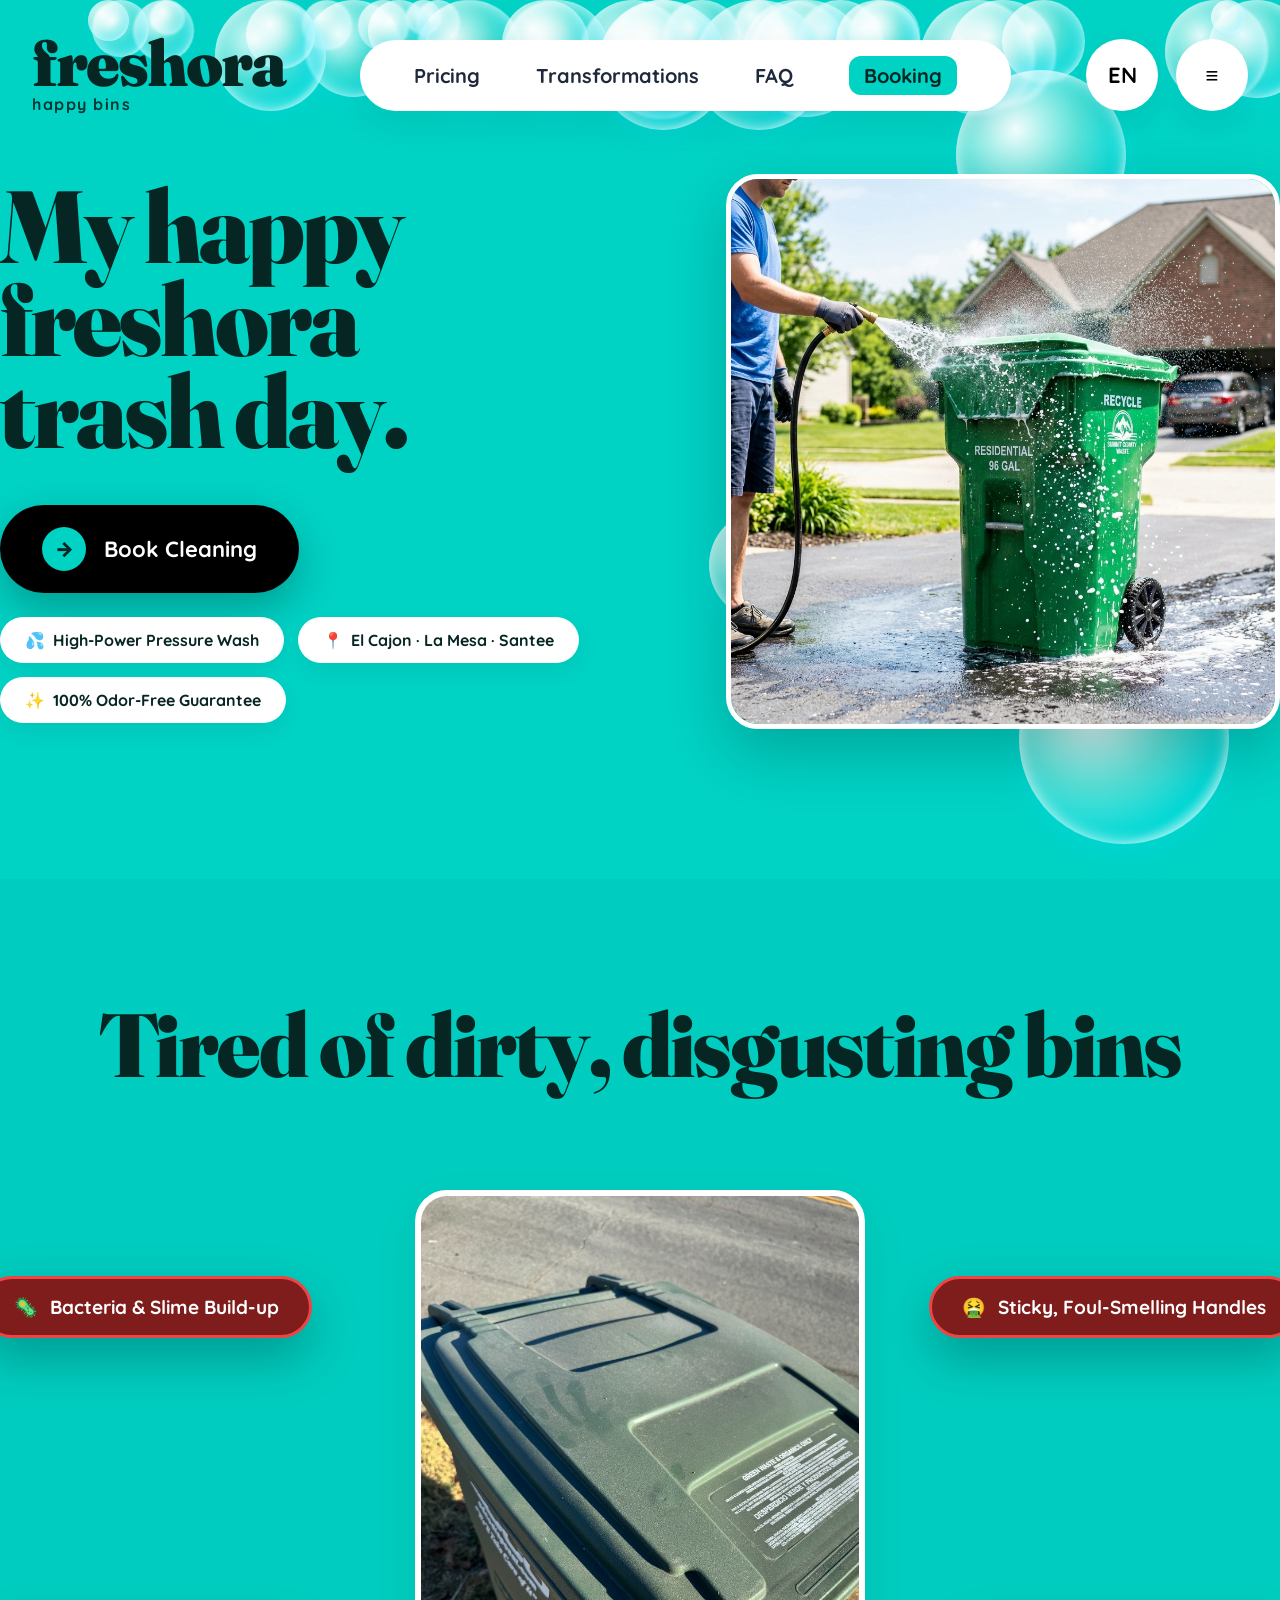
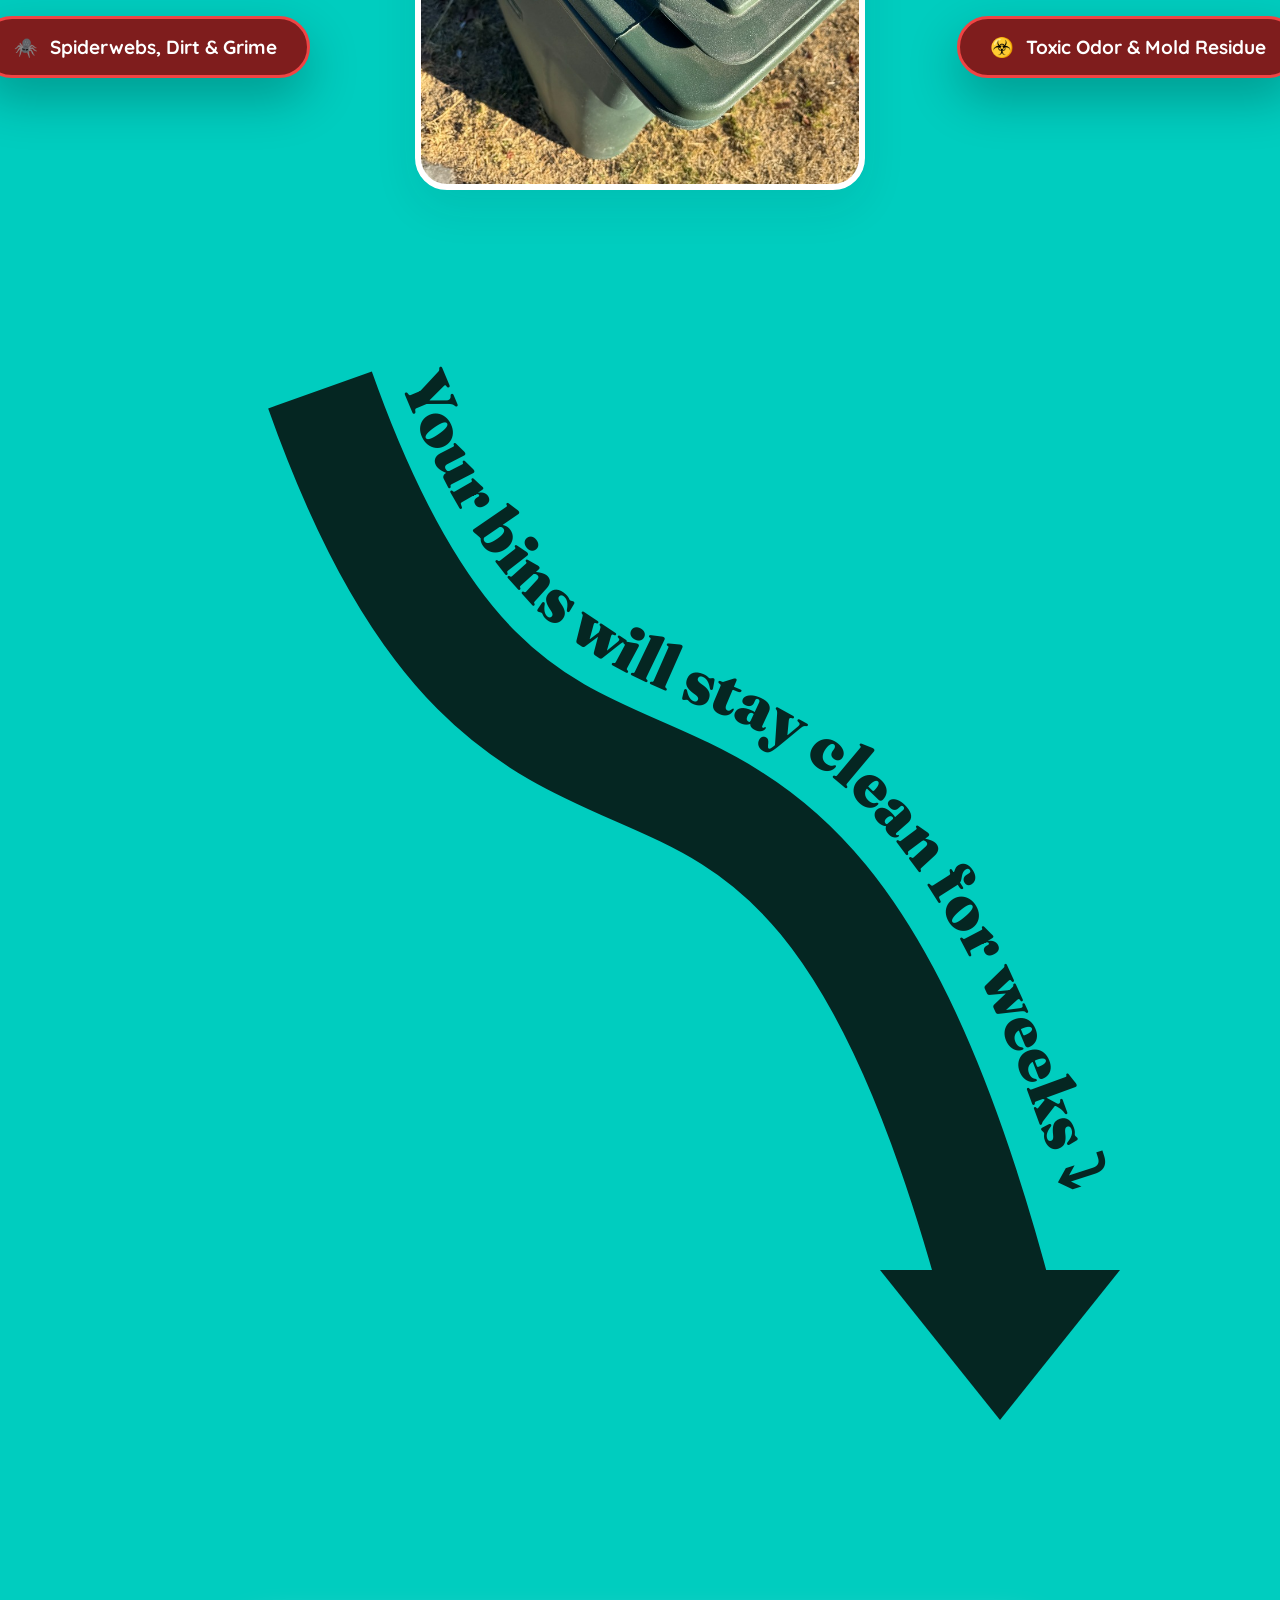
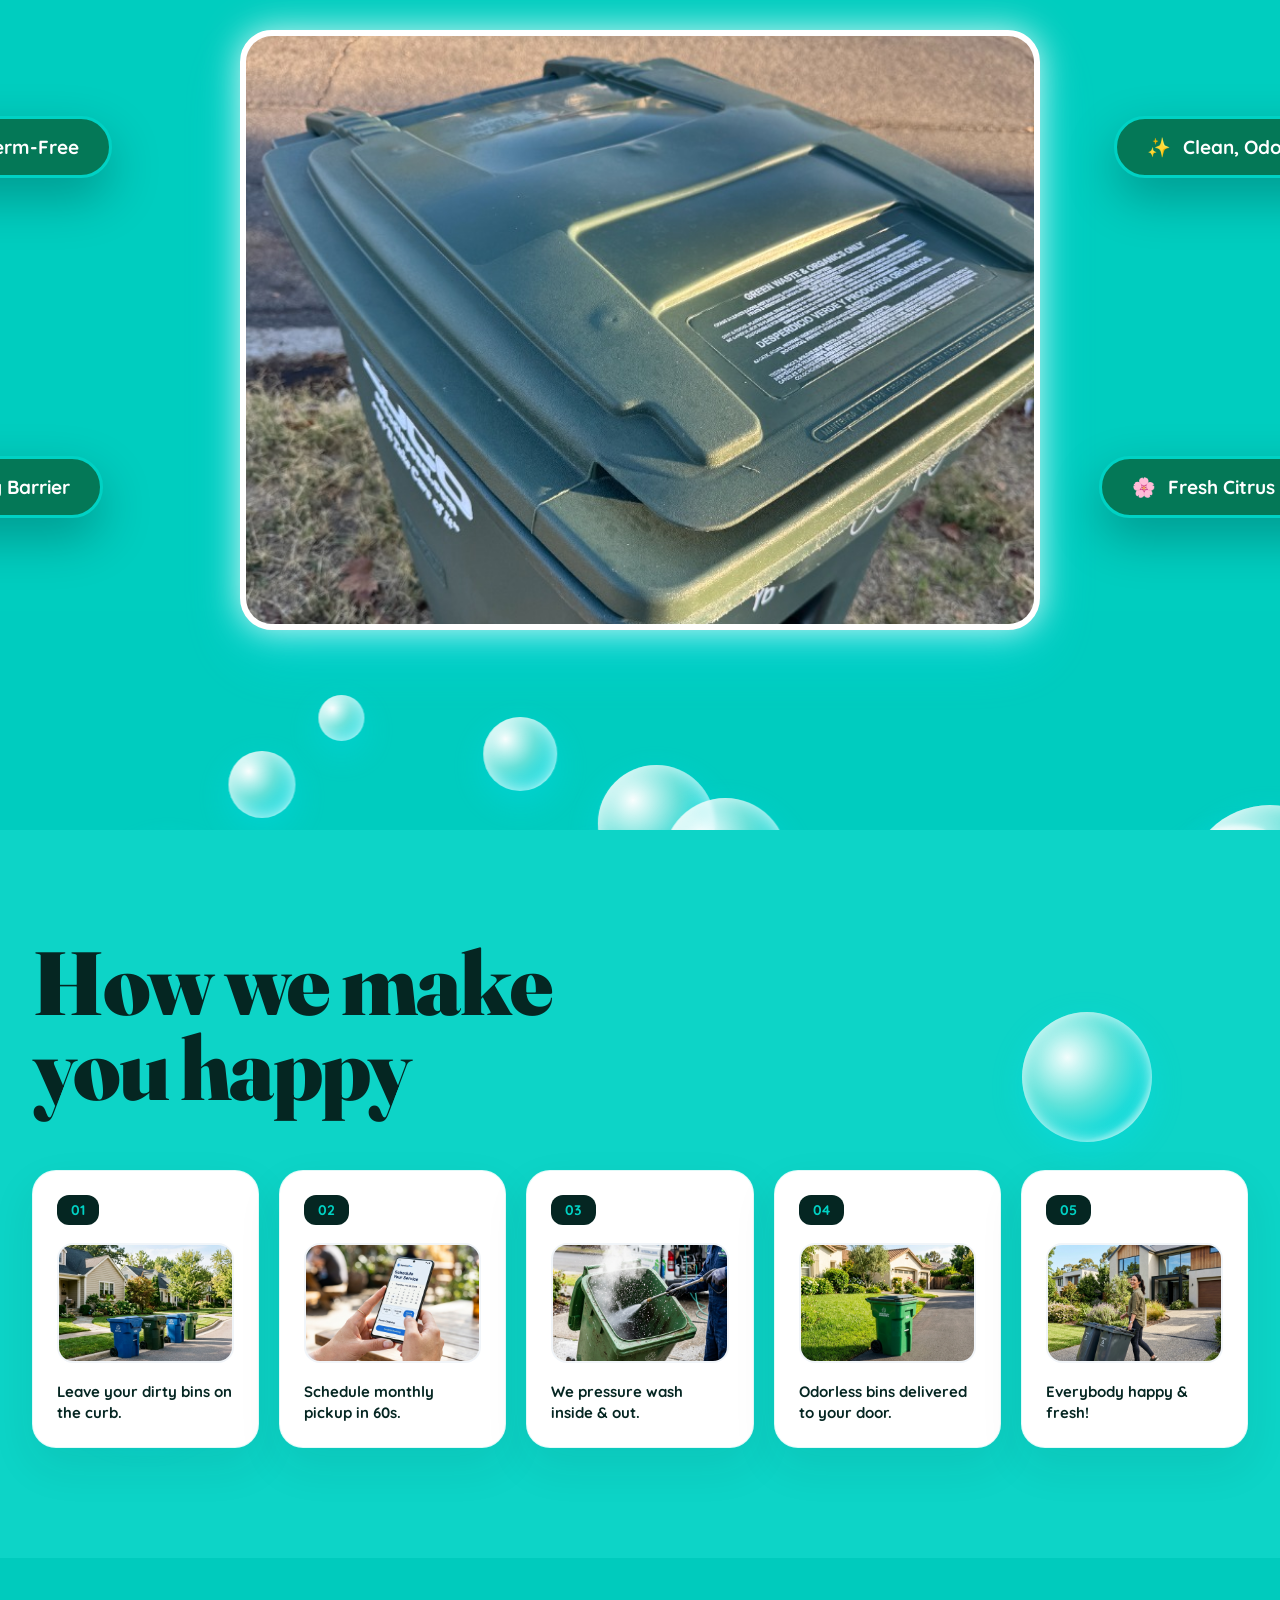
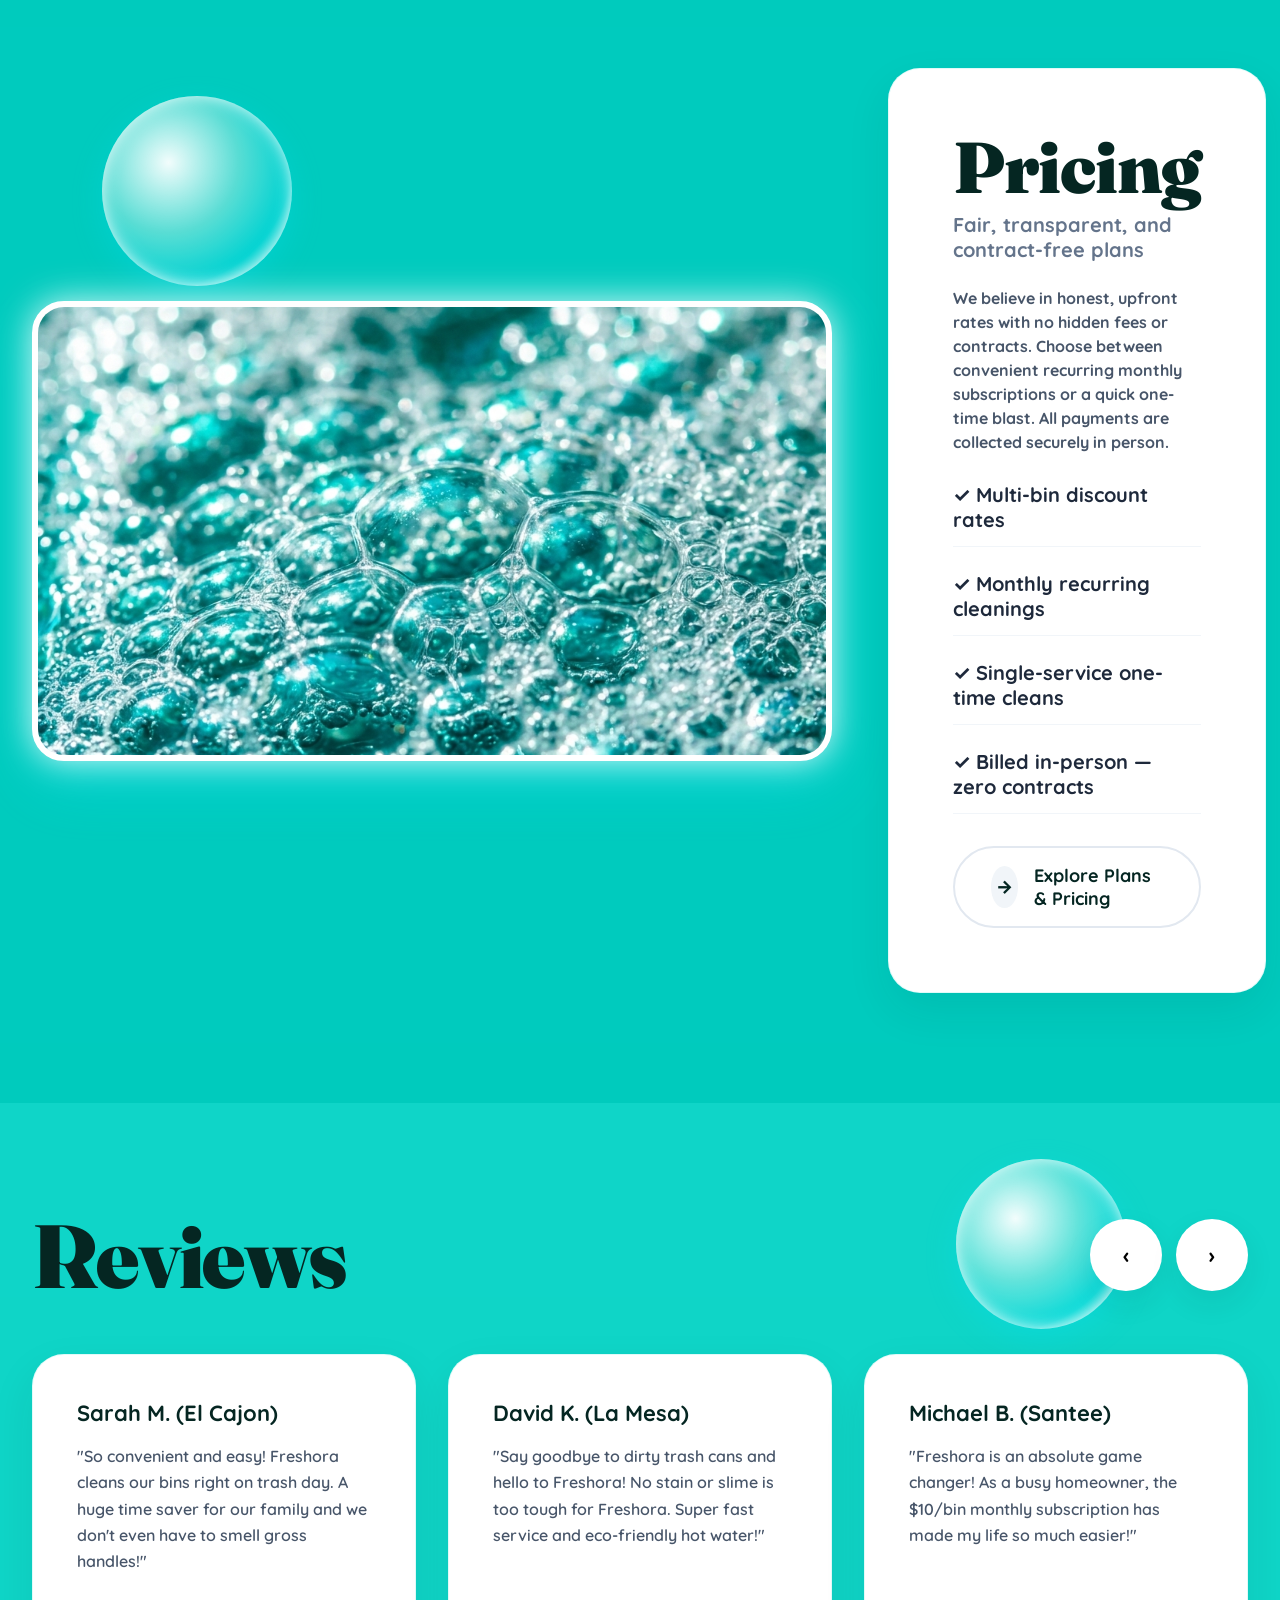
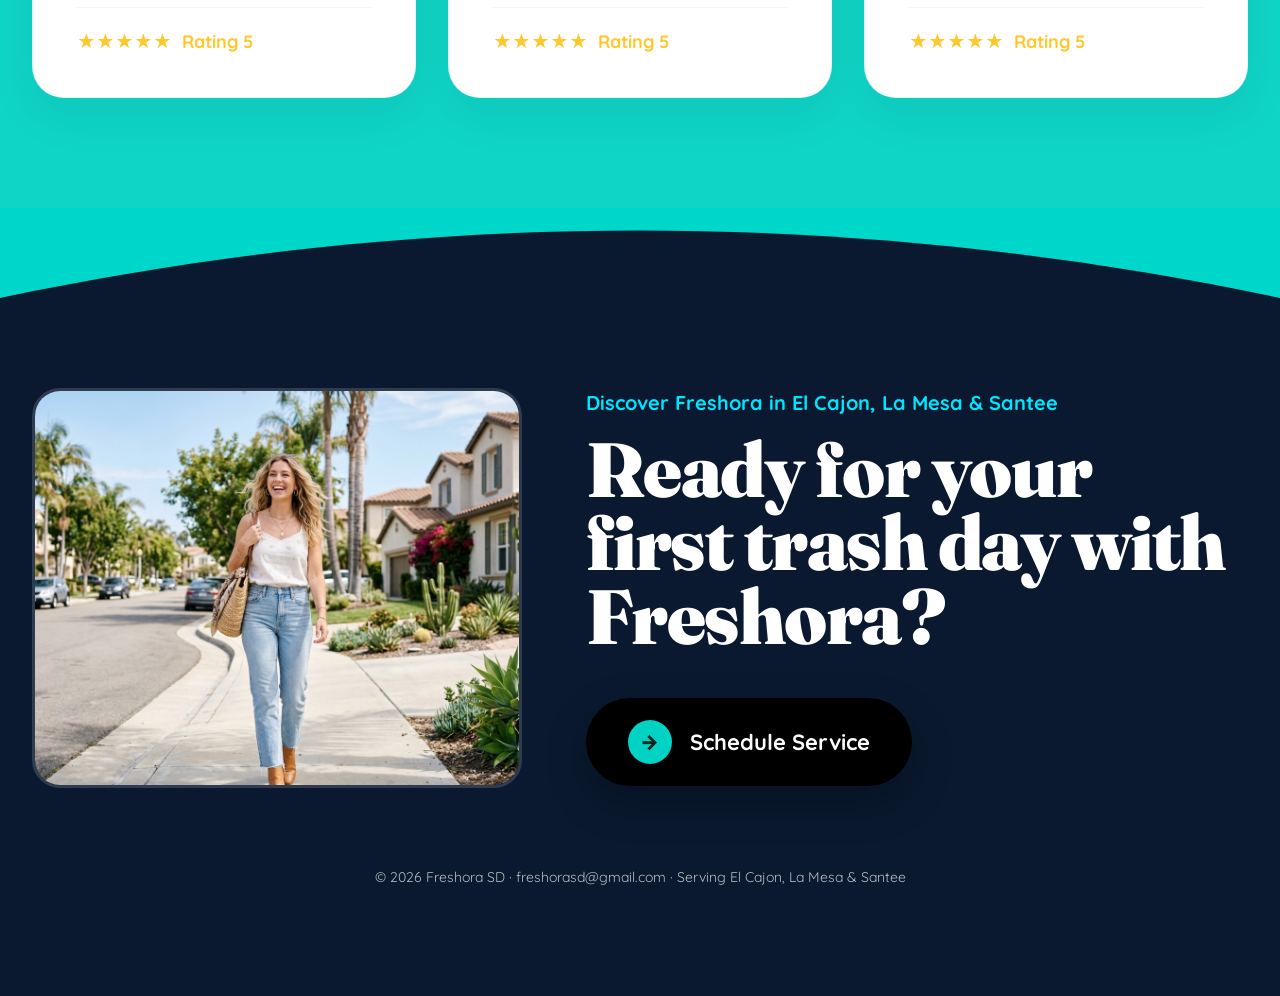
<file: index.html>
<!DOCTYPE html>
<html lang="en">
<head>
  <meta charset="UTF-8">
  <meta name="viewport" content="width=device-width, initial-scale=1.0">
  <title>Freshora SD — My Happy Freshora Trash Day</title>
  <meta name="description" content="San Diego East County's premier mobile trash bin cleaning service. Eco-washed pressure wash sanitizing and deodorizing for El Cajon, La Mesa, and Santee.">
  
  <link rel="stylesheet" href="styles/main.css">
  <link rel="stylesheet" href="styles/print.css">
  <link rel="icon" type="image/svg+xml" href="assets/logo-icon.svg">
</head>
<body>

  <!-- Continuous Ambient Viewport Bubbles Flow -->
  <div class="ambient-bubble-stream"></div>

  <!-- ==========================================================================
       HERO SECTION (1:1 HAMPY REPLICA WITH REAL PHOTOGRAPHY & FLOATING BUBBLES)
       ========================================================================== -->
  <div class="hero-wrapper">
    <!-- Floating Iridescent Soap Bubbles -->
    <div class="bubble bubble-1"></div>
    <div class="bubble bubble-2"></div>
    <div class="bubble bubble-3"></div>

    <!-- Header -->
    <header class="hampy-header">
      <div class="container hampy-header-inner">
        <!-- Logo -->
        <a href="#" class="hampy-logo" data-router="home">
          <span class="hampy-logo-title">freshora</span>
          <span class="hampy-logo-sub">happy bins</span>
        </a>
        <!-- Center Floating White Pill Capsule Menu -->
        <nav class="hampy-nav-capsule">
          <a class="hampy-nav-link" href="pricing.html" style="margin-right: 8px;">Pricing</a>
          <a class="hampy-nav-link" href="transformations.html" style="margin-right: 8px;">Transformations</a>
          <a class="hampy-nav-link" href="faq.html" style="margin-right: 8px;">FAQ</a>
          <a class="hampy-nav-link" href="booking.html" style="background: var(--brand-mint); color: var(--brand-teal-dark); border-radius: 12px; padding: 6px 14px; font-weight: 800; border: 1.5px solid rgba(0, 210, 196, 0.2);">Booking</a>
        </nav>        <!-- Right Circle Buttons -->
        <div class="hampy-header-right">
          <button class="hampy-circle-btn">EN</button>
          <a href="booking.html" class="hampy-circle-btn" style="text-decoration: none; display: flex; align-items: center; justify-content: center;">≡</a>
        </div>
      </div>
    </header>

    <!-- Hero Content -->
    <main id="view-home" class="hampy-view-panel active">
      <section class="container hampy-hero">
        <div>
          <h1 class="hampy-hero-title">
            My happy<br>
            freshora<br>
            trash day.
          </h1>

          <!-- Relevant Hero Actions & Service Pills -->
          <div class="hampy-hero-actions">
            <a href="booking.html" class="hampy-hero-cta" style="text-decoration: none;">
              <span class="hampy-cta-arrow">→</span>
              <span>Book Cleaning</span>
            </a>

            <div class="hampy-trust-pills">
              <div class="hampy-trust-pill">
                <span>💦</span> High-Power Pressure Wash
              </div>
              <div class="hampy-trust-pill">
                <span>📍</span> El Cajon · La Mesa · Santee
              </div>
              <div class="hampy-trust-pill">
                <span>✨</span> 100% Odor-Free Guarantee
              </div>
            </div>
          </div>
        </div>

        <!-- Hero Visual Right (Real Clean Trash Bin Photography) -->
        <div class="hampy-hero-photo-box">
          <img src="assets/hero-model.png" alt="My Happy Freshora Trash Day">
        </div>
      </section>
  </div>

  <!-- ==========================================================================
       SECTION 2: INTRO — CENTERED CARDS (800x600) WITH FLOATING CALLOUT BADGES
       ========================================================================== -->
  <div class="intro-wrapper">
    <!-- Interactive Scroll-Driven Soap Bubbles Stream -->
    <div class="scroll-bubble-stream"></div>

    <section class="container hampy-intro">
      <!-- Exact Headline Requested by User -->
      <div class="hampy-intro-header-block">
        <h2 class="hampy-intro-heading">
          Tired of dirty, disgusting bins
        </h2>
      </div>

      <div class="hampy-sweeping-flow">
        <!-- TOP: Centered Dirty Bin Card -->
        <div class="hampy-centered-card-wrapper">
          <div class="hampy-media-card hampy-dirty-card">
            <!-- Concentric Premium Water Ripple Rings -->
            <div class="hampy-card-ripple ripple-1"></div>
            <div class="hampy-card-ripple ripple-2"></div>
            <div class="hampy-card-ripple ripple-3"></div>

            <img src="assets/results-1-before.jpg" alt="Dirty Disgusting Trash Bin">

            <!-- Floating 4 Callout Badges -->
            <div class="pointer-badge dirty-callout c-top-left">
              <span>🦠</span> Bacteria & Slime Build-up
            </div>
            <div class="pointer-badge dirty-callout c-bot-left">
              <span>🕷️</span> Spiderwebs, Dirt & Grime
            </div>

            <div class="pointer-badge dirty-callout c-top-right">
              <span>🤮</span> Sticky, Foul-Smelling Handles
            </div>
            <div class="pointer-badge dirty-callout c-bot-right">
              <span>☣️</span> Toxic Odor & Mold Residue
            </div>
          </div>
        </div>

        <!-- CENTER: Sweeping 110px Thick Arrow with 64px Serif Text along Guide Path -->
        <div class="hampy-sweeping-arrow-box">
          <svg class="hampy-sweeping-svg" viewBox="0 0 1200 1200" fill="none">
            <defs>
              <path id="textGuidePath" d="M 340 20 C 560 640, 800 120, 1040 940" />
            </defs>

            <!-- Thick Solid Arrow Line (Flat butt cap) -->
            <path d="M 280 80 C 500 700, 750 200, 960 1000" stroke="#052622" stroke-width="110" stroke-linecap="butt"/>
            
            <!-- Seamless Sharp Arrowhead Triangle -->
            <polygon points="960,1110 840,960 1080,960" fill="#052622"/>

            <!-- Large Bold Text Along Parallel Guide Path -->
            <text class="hampy-sweeping-text">
              <textPath href="#textGuidePath" startOffset="50%" text-anchor="middle">
                Your bins will stay clean for weeks ⤵
              </textPath>
            </text>
          </svg>
        </div>

        <!-- BOTTOM: Centered Clean Bin Card -->
        <div class="hampy-centered-card-wrapper">
          <div class="hampy-media-card hampy-clean-card">
            <!-- Concentric Premium Water Ripple Rings -->
            <div class="hampy-card-ripple ripple-1"></div>
            <div class="hampy-card-ripple ripple-2"></div>
            <div class="hampy-card-ripple ripple-3"></div>

            <img src="assets/results-1-after.jpg" alt="Spotless Clean Trash Bin">

            <!-- Floating 4 Callout Badges -->
            <div class="pointer-badge clean-callout c-top-left">
              <span>✨</span> Sanitized & Germ-Free
            </div>
            <div class="pointer-badge clean-callout c-bot-left">
              <span>🛡️</span> Eco Pest & Fly Barrier
            </div>

            <div class="pointer-badge clean-callout c-top-right">
              <span>✨</span> Clean, Odorless Dry Handles
            </div>
            <div class="pointer-badge clean-callout c-bot-right">
              <span>🌸</span> Fresh Citrus Deodorized Scent
            </div>
          </div>
        </div>
      </div>
    </section>
  </div>

  <!-- ==========================================================================
       SECTION 3: HOW WE MAKE YOU HAPPY -->
  <div class="steps-wrapper">
    <div class="bubble bubble-6"></div>
    <div class="bubble bubble-7"></div>

    <section class="container">
      <h2 class="hampy-section-title">How we make<br>you happy</h2>

      <div class="hampy-steps-grid">
        <!-- Step 1 -->
        <div class="hampy-step-grid-card">
          <div class="hampy-step-badge">01</div>
          <div class="hampy-step-thumb-box">
            <img src="assets/step1.png" alt="Step 1: Dirty Bins on Curb">
          </div>
          <p class="hampy-step-desc">Leave your dirty bins on the curb.</p>
        </div>

        <!-- Step 2 -->
        <div class="hampy-step-grid-card">
          <div class="hampy-step-badge">02</div>
          <div class="hampy-step-thumb-box">
            <img src="assets/step2.png" alt="Step 2: Schedule Mobile App">
          </div>
          <p class="hampy-step-desc">Schedule monthly pickup in 60s.</p>
        </div>

        <!-- Step 3 -->
        <div class="hampy-step-grid-card">
          <div class="hampy-step-badge">03</div>
          <div class="hampy-step-thumb-box">
            <img src="assets/step3.png" alt="Step 3: High-Power Pressure Wash">
          </div>
          <p class="hampy-step-desc">We pressure wash inside & out.</p>
        </div>

        <!-- Step 4 -->
        <div class="hampy-step-grid-card">
          <div class="hampy-step-badge">04</div>
          <div class="hampy-step-thumb-box">
            <img src="assets/step4.png" alt="Step 4: Spotless Clean Bin">
          </div>
          <p class="hampy-step-desc">Odorless bins delivered to your door.</p>
        </div>

        <!-- Step 5 -->
        <div class="hampy-step-grid-card">
          <div class="hampy-step-badge">05</div>
          <div class="hampy-step-thumb-box">
            <img src="assets/step5.png" alt="Step 5: Happy Homeowner">
          </div>
          <p class="hampy-step-desc">Everybody happy & fresh!</p>
        </div>
      </div>
    </section>
  </div>

  <!-- ==========================================================================
       SECTION 4: PRICING -->
  <div class="pricing-wrapper">
    <div class="bubble bubble-8"></div>
    <div class="bubble bubble-9"></div>

    <section class="container">
      <div class="hampy-pricing-grid">
        <div class="hampy-media-card hampy-pricing-card" style="height: 460px;">
          <img src="assets/pricing-cleaner.png" class="hampy-pricing-img" alt="Freshora Clean Trash Bin">
        </div>

        <div class="hampy-white-card">
          <h2 class="hampy-card-title">Pricing</h2>
          <p class="hampy-card-sub" style="margin-bottom: 24px;">Fair, transparent, and contract-free plans</p>

          <p style="font-size: 16px; font-weight: 700; color: #475569; line-height: 1.5; margin-bottom: 28px;">
            We believe in honest, upfront rates with no hidden fees or contracts. Choose between convenient recurring monthly subscriptions or a quick one-time blast. All payments are collected securely in person.
          </p>

          <ul class="hampy-price-rows" style="margin-bottom: 32px;">
            <li class="hampy-price-row">
              <span>✓ Multi-bin discount rates</span>
            </li>
            <li class="hampy-price-row">
              <span>✓ Monthly recurring cleanings</span>
            </li>
            <li class="hampy-price-row">
              <span>✓ Single-service one-time cleans</span>
            </li>
            <li class="hampy-price-row">
              <span>✓ Billed in-person — zero contracts</span>
            </li>
          </ul>

          <a href="pricing.html" class="hampy-pill-btn">
            <div class="hampy-arrow-circle">→</div>
            <span>Explore Plans & Pricing</span>
          </a>
        </div>
      </div>
    </section>
  </div>

  <!-- ==========================================================================
       SECTION 5: REVIEWS -->
  <div class="reviews-wrapper">
    <div class="bubble bubble-1"></div>

    <section class="container">
      <div class="hampy-reviews-header">
        <h2 class="hampy-section-title" style="margin-bottom: 0;">Reviews</h2>
        <div style="display: flex; gap: 14px;">
          <button class="hampy-circle-btn">‹</button>
          <button class="hampy-circle-btn">›</button>
        </div>
      </div>

      <div class="hampy-reviews-grid">
        <div class="hampy-review-card">
          <div>
            <div class="hampy-review-author">Sarah M. (El Cajon)</div>
            <p class="hampy-review-text">
              "So convenient and easy! Freshora cleans our bins right on trash day. A huge time saver for our family and we don't even have to smell gross handles!"
            </p>
          </div>
          <div class="hampy-review-stars">
            ★★★★★ <span>Rating 5</span>
          </div>
        </div>

        <div class="hampy-review-card">
          <div>
            <div class="hampy-review-author">David K. (La Mesa)</div>
            <p class="hampy-review-text">
              "Say goodbye to dirty trash cans and hello to Freshora! No stain or slime is too tough for Freshora. Super fast service and eco-friendly hot water!"
            </p>
          </div>
          <div class="hampy-review-stars">
            ★★★★★ <span>Rating 5</span>
          </div>
        </div>

        <div class="hampy-review-card">
          <div>
            <div class="hampy-review-author">Michael B. (Santee)</div>
            <p class="hampy-review-text">
              "Freshora is an absolute game changer! As a busy homeowner, the $10/bin monthly subscription has made my life so much easier!"
            </p>
          </div>
          <div class="hampy-review-stars">
            ★★★★★ <span>Rating 5</span>
          </div>
        </div>
      </div>
    </section>
  </div>

  <!-- ==========================================================================
       SECTION 6: CURVED ARCH FOOTER BANNER -->
  <div>
    <svg class="hampy-arch-divider" viewBox="0 0 1440 80" preserveAspectRatio="none" fill="#0A192F">
      <path d="M0 80 C480 0, 960 0, 1440 80 L1440 80 L0 80 Z"/>
    </svg>

    <footer class="hampy-footer-banner">
      <div class="container hampy-banner-grid">
        <div style="border-radius: 28px; overflow: hidden; height: 400px; border: 3px solid rgba(255,255,255,0.15);">
          <img src="assets/footer-banner.png" alt="Happy San Diego Homeowner" style="width:100%; height:100%; object-fit:cover;">
        </div>

        <div>
          <div class="hampy-banner-sub">Discover Freshora in El Cajon, La Mesa & Santee</div>
          <h2 class="hampy-banner-title">
            Ready for your first trash day with Freshora?
          </h2>

          <div class="hampy-hero-actions">
            <a href="booking.html" class="hampy-hero-cta" style="text-decoration: none;">
              <span class="hampy-cta-arrow">→</span>
              <span>Schedule Service</span>
            </a>
          </div>
        </div>
      </div>

      <div style="text-align: center; margin-top: 80px; font-size: 14px; opacity: 0.7;">
        © 2026 Freshora SD · freshorasd@gmail.com · Serving El Cajon, La Mesa & Santee
      </div>
    </footer>
  </div>

  </main>



  <main id="view-brand-kit" class="hampy-view-panel">
    <section class="container" style="padding: 80px 0;">
      <h1 class="hampy-section-title">Print Marketing Kit</h1>
      <div style="display: grid; grid-template-columns: 1fr 1fr; gap: 24px;">
        <div class="hampy-white-card">
          <h3>Business Cards (3.5" x 2")</h3>
          <div style="display: flex; gap: 12px; margin-top: 16px;">
            <a href="assets/business-card-front.svg" download class="hampy-pill-btn">Front SVG</a>
            <a href="assets/business-card-back.svg" download class="hampy-pill-btn">Back SVG</a>
          </div>
        </div>
        <div class="hampy-white-card">
          <h3>Door Hanger & Bin Stickers</h3>
          <div style="display: flex; gap: 12px; margin-top: 16px;">
            <a href="assets/door-hanger.svg" download class="hampy-pill-btn">Hanger SVG</a>
            <a href="assets/bin-sticker.svg" download class="hampy-pill-btn">Sticker SVG</a>
          </div>
        </div>
      </div>
    </section>
  </main>

  <!-- Booking Modal -->
  <div id="hampyModal" class="hampy-modal-backdrop">
    <div class="hampy-modal-card">
      <button id="closeHampyModal" style="position: absolute; top: 20px; right: 20px; border: none; background: none; font-size: 20px; cursor: pointer;">✕</button>

      <h2 style="font-family: var(--font-serif); font-size: 36px; margin-bottom: 8px;">Book Your Cleaning</h2>
      <p style="color: #64748B; font-size: 15px; margin-bottom: 24px;">Direct dispatch to freshorasd@gmail.com</p>

      <form id="hampyForm">
        <input type="text" class="hampy-input" placeholder="Full Name" required>
        <input type="email" class="hampy-input" placeholder="Email Address" required>
        <input type="text" class="hampy-input" placeholder="Street Address (El Cajon / La Mesa / Santee)" required>
        <button type="submit" class="hampy-submit-btn">Confirm Booking</button>
      </form>

      <div id="hampySuccess" style="display: none; text-align: center; padding: 20px 0;">
        <h3 style="font-family: var(--font-serif); font-size: 24px;">Request Received!</h3>
        <p style="color: #64748B; margin-top: 8px;">We will email you at freshorasd@gmail.com to confirm your trash day schedule.</p>
      </div>
    </div>
  </div>

  <script src="js/app.js"></script>
</body>
</html>
</file>
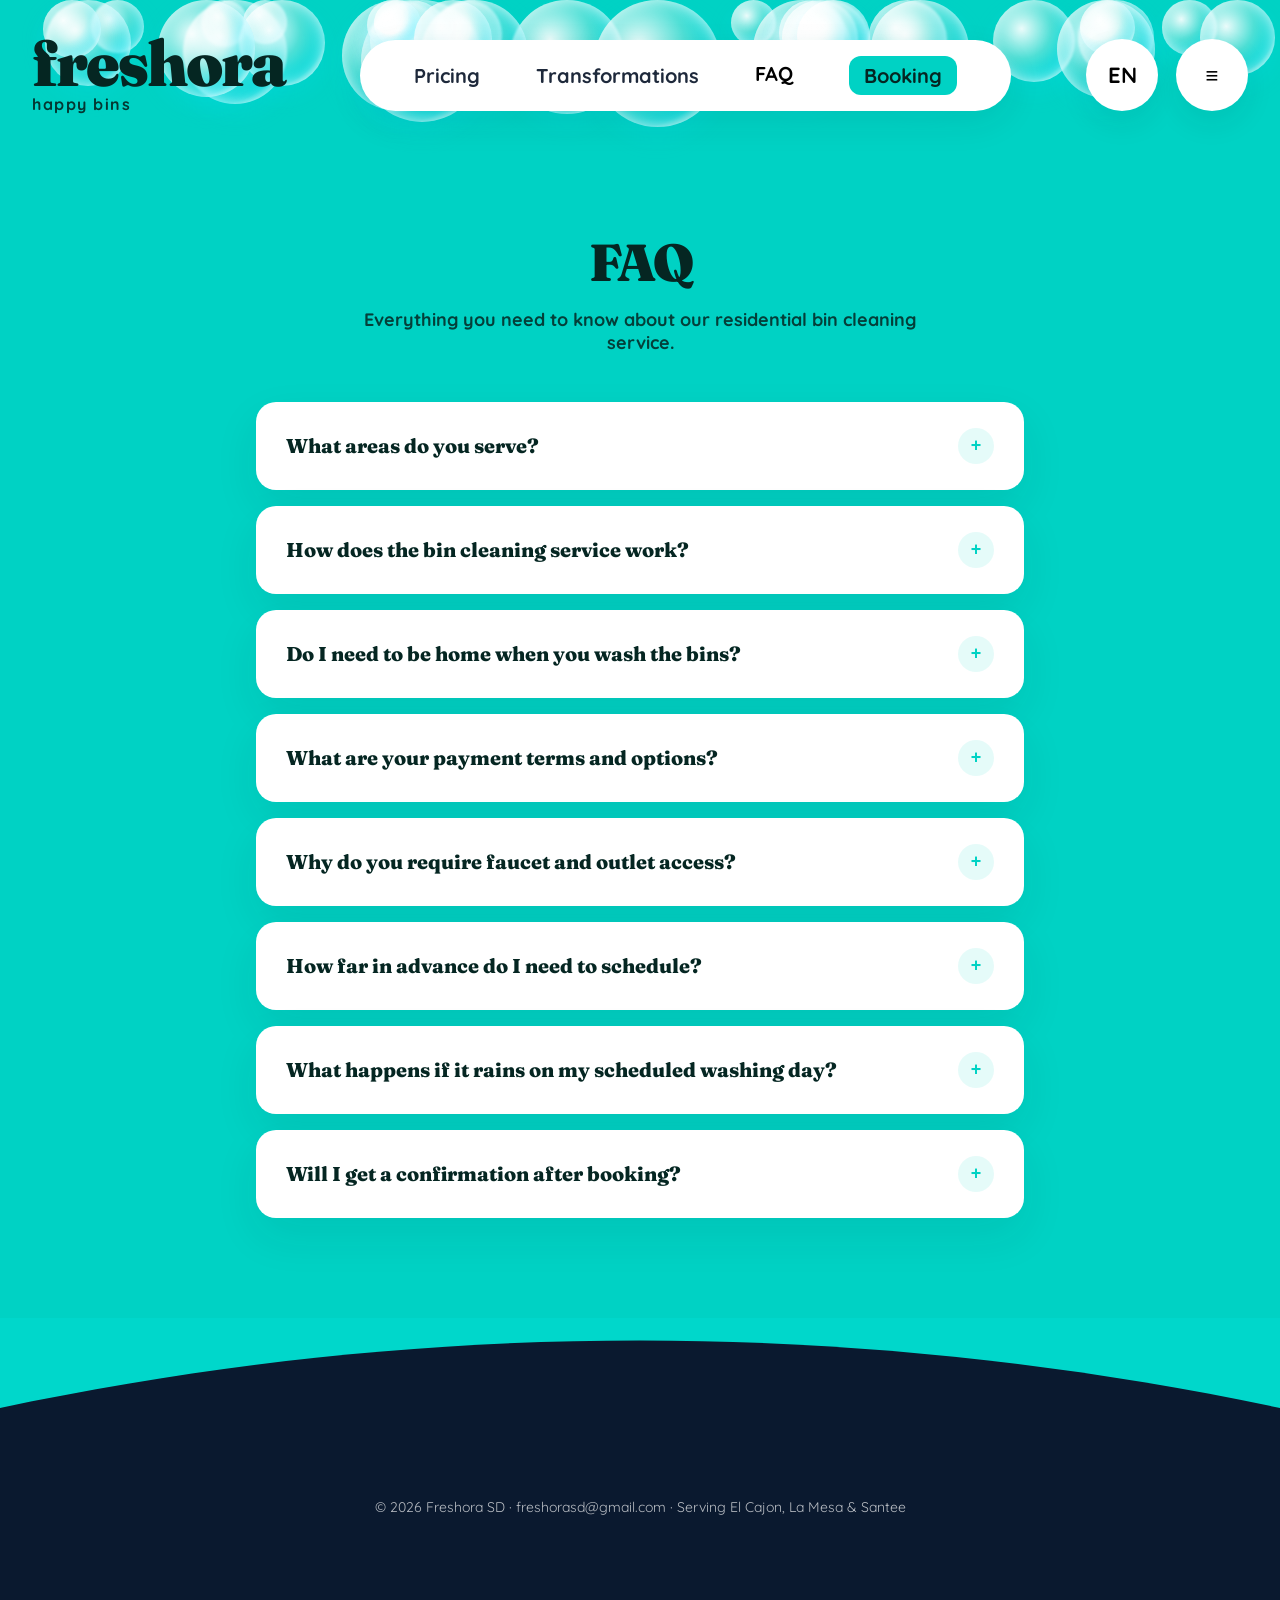
<file: faq.html>
<!DOCTYPE html>
<html lang="en">
<head>
  <meta charset="UTF-8">
  <meta name="viewport" content="width=device-width, initial-scale=1.0">
  <title>FAQ — Freshora SD</title>
  <meta name="description" content="Frequently Asked Questions about our residential trash bin cleaning service in El Cajon, La Mesa, and Santee.">
  
  <link rel="stylesheet" href="styles/main.css">
  <link rel="icon" type="image/svg+xml" href="assets/logo-icon.svg">
  
  <style>
    /* Accordion Styles */
    .faq-container {
      max-width: 800px;
      margin: 0 auto 100px;
      padding: 0 16px;
    }

    .faq-item {
      background: #FFFFFF;
      border-radius: 20px;
      margin-bottom: 16px;
      box-shadow: var(--shadow-card);
      border: 2px solid transparent;
      transition: var(--transition);
      overflow: hidden;
    }

    .faq-item:hover {
      transform: translateY(-2px);
      border-color: rgba(0, 210, 196, 0.2);
    }

    .faq-item.active {
      border-color: var(--brand-mint);
    }

    .faq-trigger {
      width: 100%;
      padding: 24px 28px;
      background: none;
      border: none;
      text-align: left;
      display: flex;
      justify-content: space-between;
      align-items: center;
      cursor: pointer;
      outline: none;
    }

    .faq-question {
      font-family: var(--font-serif);
      font-size: 20px;
      font-weight: 800;
      color: var(--brand-teal-dark);
      margin: 0;
      line-height: 1.3;
      padding-right: 16px;
    }

    .faq-icon-box {
      width: 36px;
      height: 36px;
      border-radius: 50%;
      background: rgba(0, 210, 196, 0.1);
      display: flex;
      align-items: center;
      justify-content: center;
      color: var(--brand-mint);
      font-size: 18px;
      font-weight: bold;
      transition: var(--transition);
      flex-shrink: 0;
    }

    .faq-item.active .faq-icon-box {
      background: var(--brand-mint);
      color: var(--brand-teal-dark);
      transform: rotate(45deg);
    }

    .faq-content {
      max-height: 0;
      overflow: hidden;
      transition: max-height 0.3s cubic-bezier(0.25, 1, 0.5, 1);
    }

    .faq-content-inner {
      padding: 0 28px 28px;
      font-size: 16px;
      color: #475569;
      font-weight: 700;
      line-height: 1.6;
    }

    .faq-content-inner strong {
      color: var(--brand-teal-dark);
    }
  </style>
</head>
<body>

  <!-- Continuous Ambient Viewport Bubbles Flow -->
  <div class="ambient-bubble-stream"></div>

  <div class="hero-wrapper">
    <!-- Header -->
    <header class="hampy-header">
      <div class="container hampy-header-inner">
        <!-- Logo -->
        <a href="index.html" class="hampy-logo">
          <span class="hampy-logo-title">freshora</span>
          <span class="hampy-logo-sub">happy bins</span>
        </a>

        <!-- Center Floating White Pill Capsule Menu -->
        <nav class="hampy-nav-capsule">
          <a class="hampy-nav-link" href="pricing.html" style="margin-right: 8px;">Pricing</a>
          <a class="hampy-nav-link" href="transformations.html" style="margin-right: 8px;">Transformations</a>
          <a class="hampy-nav-link active" href="faq.html" style="margin-right: 8px;">FAQ</a>
          <a class="hampy-nav-link" href="booking.html" style="background: var(--brand-mint); color: var(--brand-teal-dark); border-radius: 12px; padding: 6px 14px; font-weight: 800; border: 1.5px solid rgba(0, 210, 196, 0.2);">Booking</a>
        </nav>

        <!-- Right Circle Buttons -->
        <div class="hampy-header-right">
          <button class="hampy-circle-btn">EN</button>
          <a href="booking.html" class="hampy-circle-btn" style="text-decoration: none; display: flex; align-items: center; justify-content: center;">≡</a>
        </div>
      </div>
    </header>

    <!-- Main Content -->
    <main style="position: relative; z-index: 10;">
      
      <!-- FAQ Hero Title Section -->
      <section class="container" style="padding: 100px 0 48px; text-align: center;">
        <h1 class="hampy-hero-title" style="font-size: 52px; margin-bottom: 16px; line-height: 1.1;">FAQ</h1>
        <p style="font-size: 18px; font-weight: 700; opacity: 0.85; color: var(--brand-teal-dark); max-width: 600px; margin: 0 auto;">Everything you need to know about our residential bin cleaning service.</p>
      </section>

      <!-- Accordion Grid -->
      <section class="faq-container">
        
        <!-- Q1 -->
        <div class="faq-item">
          <button class="faq-trigger" aria-expanded="false">
            <span class="faq-question">What areas do you serve?</span>
            <span class="faq-icon-box">+</span>
          </button>
          <div class="faq-content">
            <div class="faq-content-inner">
              We currently clean trash and recycling bins in San Diego's East County, specifically serving <strong>El Cajon</strong>, <strong>La Mesa</strong>, and <strong>Santee</strong>.
            </div>
          </div>
        </div>

        <!-- Q2 -->
        <div class="faq-item">
          <button class="faq-trigger" aria-expanded="false">
            <span class="faq-question">How does the bin cleaning service work?</span>
            <span class="faq-icon-box">+</span>
          </button>
          <div class="faq-content">
            <div class="faq-content-inner">
              It is simple! On your scheduled day, leave your empty bins at the curb. When our professional 2-person team arrives, we will first check in to confirm the location of your outdoor faucet/spigot and electrical outlet, while also confirming exactly which bins we will be working on. We then use a high-powered pressure washer to thoroughly clean your bins inside and out, applying specialized sanitizing and deodorizing formulas that kill germs, eliminate bacteria, and leave them smelling fresh. Once finished, we will place the bins back by your garage or front door, knock on your door to show you the results, and collect the payment.
            </div>
          </div>
        </div>

        <!-- Q3 -->
        <div class="faq-item">
          <button class="faq-trigger" aria-expanded="false">
            <span class="faq-question">Do I need to be home when you wash the bins?</span>
            <span class="faq-icon-box">+</span>
          </button>
          <div class="faq-content">
            <div class="faq-content-inner">
              It depends on the plan you choose:
              <br><br>
              • <strong>Monthly Subscription:</strong> You only need to be home for the <strong>first cleaning</strong> to complete the upfront 6-month block payment. For all subsequent monthly cleanings, you do not need to be home as long as we have access to your outdoor water faucet/spigot and electrical outlet.
              <br>
              • <strong>One-Time Clean:</strong> You <strong>must be home</strong> on your scheduled cleaning day, as we collect the payment in person (Cash or Venmo) at the time of service.
            </div>
          </div>
        </div>

        <!-- Q4 -->
        <div class="faq-item">
          <button class="faq-trigger" aria-expanded="false">
            <span class="faq-question">What are your payment terms and options?</span>
            <span class="faq-icon-box">+</span>
          </button>
          <div class="faq-content">
            <div class="faq-content-inner">
              We strictly accept <strong>Cash</strong> or <strong>Venmo</strong> payments. 
              <br><br>
              • <strong>Monthly subscriptions</strong> are paid upfront in <strong>6-month blocks</strong> ($60 per bin). All upfront blocks are billed in person at the time of your first service and are strictly non-refundable.
              <br>
              • <strong>One-time cleans</strong> are billed in person at <strong>$20 per bin</strong>.
            </div>
          </div>
        </div>

        <!-- Q5 -->
        <div class="faq-item">
          <button class="faq-trigger" aria-expanded="false">
            <span class="faq-question">Why do you require faucet and outlet access?</span>
            <span class="faq-icon-box">+</span>
          </button>
          <div class="faq-content">
            <div class="faq-content-inner">
              Our professional pressure washing equipment requires a continuous water supply and standard electricity. To perform the service, our 2-person team needs to connect to your outdoor water faucet/spigot and plug into a working outdoor electrical outlet.
            </div>
          </div>
        </div>

        <!-- Q6 -->
        <div class="faq-item">
          <button class="faq-trigger" aria-expanded="false">
            <span class="faq-question">How far in advance do I need to schedule?</span>
            <span class="faq-icon-box">+</span>
          </button>
          <div class="faq-content">
            <div class="faq-content-inner">
              All bookings must be scheduled at least <strong>2 days in the future</strong>. The booking calendar automatically blocks today, tomorrow, and past days. This gives our dispatch team enough time to plan and route our cleaning teams efficiently.
            </div>
          </div>
        </div>

        <!-- Q7 -->
        <div class="faq-item">
          <button class="faq-trigger" aria-expanded="false">
            <span class="faq-question">What happens if it rains on my scheduled washing day?</span>
            <span class="faq-icon-box">+</span>
          </button>
          <div class="faq-content">
            <div class="faq-content-inner">
              If it is raining on your scheduled washing day, we will <strong>not</strong> perform the service. We will contact you immediately to reschedule your cleaning for the next available dry day.
            </div>
          </div>
        </div>

        <!-- Q8 -->
        <div class="faq-item">
          <button class="faq-trigger" aria-expanded="false">
            <span class="faq-question">Will I get a confirmation after booking?</span>
            <span class="faq-icon-box">+</span>
          </button>
          <div class="faq-content">
            <div class="faq-content-inner">
              Yes! As soon as you submit your booking request, you will receive an automatic email. Our team will review your requested slot and follow up shortly to confirm your booking date and time.
            </div>
          </div>
        </div>

      </section>

      <!-- Footer Arch + Info -->
      <div>
        <svg class="hampy-arch-divider" viewBox="0 0 1440 80" preserveAspectRatio="none" fill="#0A192F">
          <path d="M0 80 C480 0, 960 0, 1440 80 L1440 80 L0 80 Z"/>
        </svg>
        <footer class="hampy-footer-banner">
          <div style="text-align: center; font-size: 14px; opacity: 0.7;">
            © 2026 Freshora SD · freshorasd@gmail.com · Serving El Cajon, La Mesa & Santee
          </div>
        </footer>
      </div>

    </main>
  </div>

  <script>
    document.addEventListener('DOMContentLoaded', () => {
      const triggers = document.querySelectorAll('.faq-trigger');

      triggers.forEach(trigger => {
        trigger.addEventListener('click', () => {
          const item = trigger.parentNode;
          const content = item.querySelector('.faq-content');
          const isActive = item.classList.contains('active');

          // Close all other open items
          document.querySelectorAll('.faq-item').forEach(otherItem => {
            if (otherItem !== item) {
              otherItem.classList.remove('active');
              otherItem.querySelector('.faq-content').style.maxHeight = null;
              otherItem.querySelector('.faq-trigger').setAttribute('aria-expanded', 'false');
            }
          });

          // Toggle clicked item
          if (isActive) {
            item.classList.remove('active');
            content.style.maxHeight = null;
            trigger.setAttribute('aria-expanded', 'false');
          } else {
            item.classList.add('active');
            content.style.maxHeight = content.scrollHeight + 'px';
            trigger.setAttribute('aria-expanded', 'true');
          }
        });
      });
    });
  </script>

  <script src="js/app.js"></script>
</body>
</html>
</file>
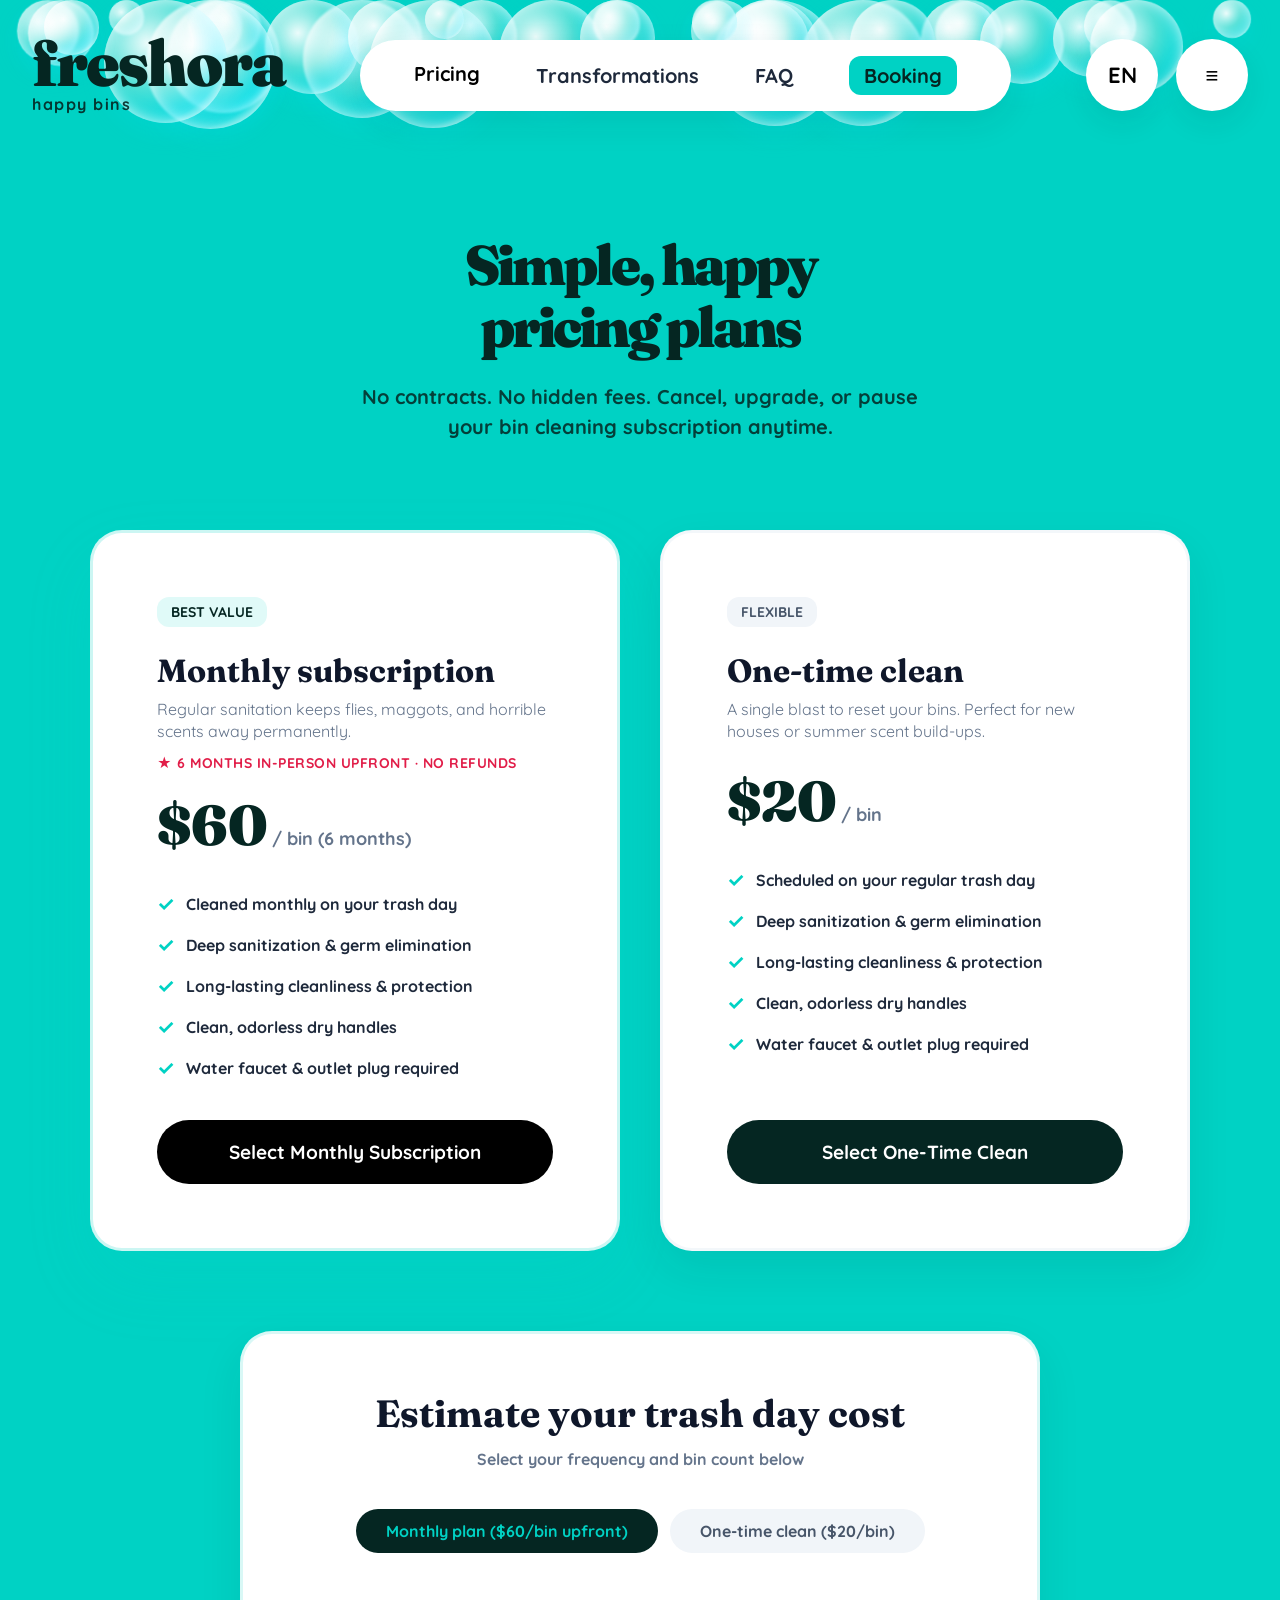
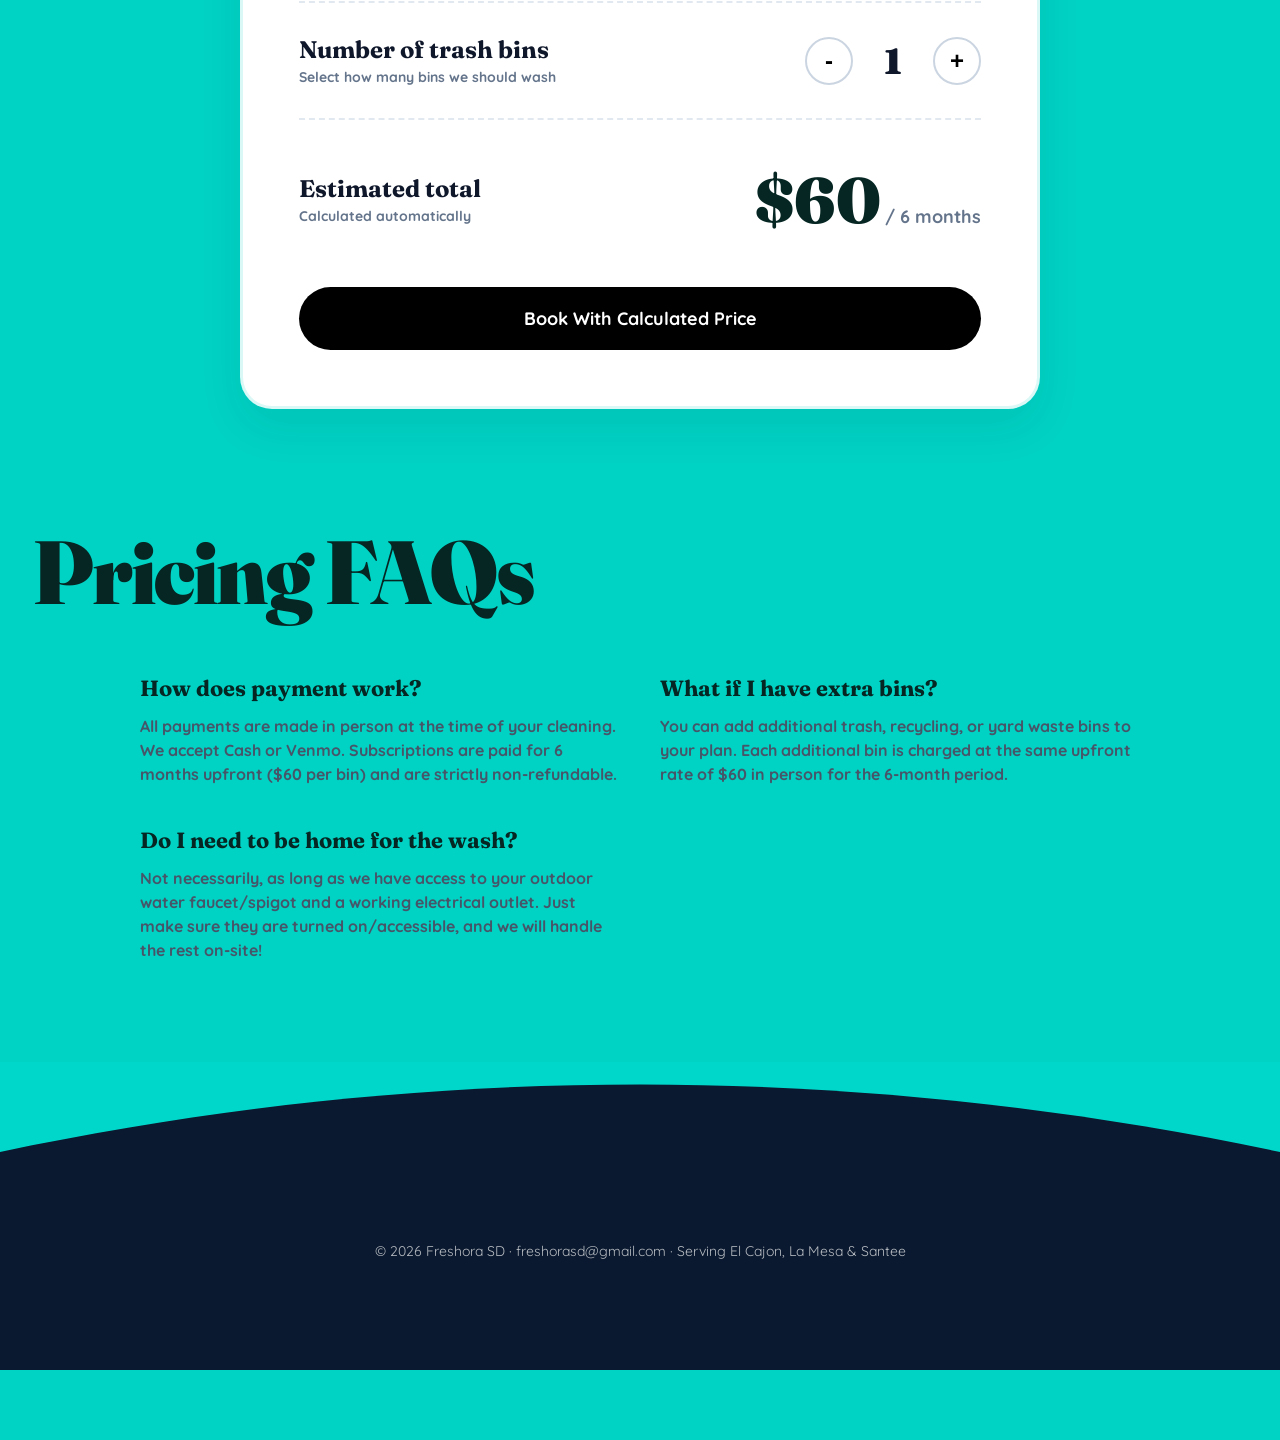
<file: pricing.html>
<!DOCTYPE html>
<html lang="en">
<head>
  <meta charset="UTF-8">
  <meta name="viewport" content="width=device-width, initial-scale=1.0">
  <title>Pricing Plans — Freshora SD</title>
  <meta name="description" content="Affordable and transparent subscription and one-time trash bin cleaning pricing for El Cajon, La Mesa, and Santee.">
  
  <link rel="stylesheet" href="styles/main.css">
  <link rel="icon" type="image/svg+xml" href="assets/logo-icon.svg">
</head>
<body>

  <!-- Continuous Ambient Viewport Bubbles Flow -->
  <div class="ambient-bubble-stream"></div>

  <div class="hero-wrapper">
    <!-- Header -->
    <header class="hampy-header">
      <div class="container hampy-header-inner">
        <!-- Logo -->
        <a href="index.html" class="hampy-logo">
          <span class="hampy-logo-title">freshora</span>
          <span class="hampy-logo-sub">happy bins</span>
        </a>

        <!-- Center Floating White Pill Capsule Menu -->
        <nav class="hampy-nav-capsule">
          <a class="hampy-nav-link active" href="pricing.html" style="margin-right: 8px;">Pricing</a>
          <a class="hampy-nav-link" href="transformations.html" style="margin-right: 8px;">Transformations</a>
          <a class="hampy-nav-link" href="faq.html" style="margin-right: 8px;">FAQ</a>
          <a class="hampy-nav-link" href="booking.html" style="background: var(--brand-mint); color: var(--brand-teal-dark); border-radius: 12px; padding: 6px 14px; font-weight: 800; border: 1.5px solid rgba(0, 210, 196, 0.2);">Booking</a>
        </nav>

        <!-- Right Circle Buttons -->
        <div class="hampy-header-right">
          <button class="hampy-circle-btn">EN</button>
          <a href="booking.html" class="hampy-circle-btn" style="text-decoration: none; display: flex; align-items: center; justify-content: center;">≡</a>
        </div>
      </div>
    </header>

    <!-- Separate Pricing Page Main Content -->
    <main style="position: relative; z-index: 10;">
      <!-- Pricing Header Hero -->
      <section class="container" style="padding: 100px 0 40px; text-align: center;">
        <h1 class="hampy-hero-title" style="font-size: 56px; margin-bottom: 24px; line-height: 1.1;">
          Simple, happy<br>pricing plans
        </h1>
        <p style="font-size: 20px; font-weight: 700; opacity: 0.85; max-width: 600px; margin: 0 auto 48px; line-height: 1.5; color: var(--brand-teal-dark);">
          No contracts. No hidden fees. Cancel, upgrade, or pause your bin cleaning subscription anytime.
        </p>
      </section>

      <!-- Side-by-Side Plans -->
      <section class="container" style="margin-bottom: 80px;">
        <div class="hampy-plans-grid">
          
          <!-- Monthly Subscription Card -->
          <div class="hampy-white-card" style="display: flex; flex-direction: column; justify-content: space-between; border: 3px solid rgba(0, 210, 196, 0.2); box-shadow: 0 30px 70px rgba(0, 210, 196, 0.1);">
            <div>
              <div style="background: rgba(0, 210, 196, 0.12); color: var(--brand-teal-dark); font-weight: 900; font-size: 14px; padding: 6px 14px; border-radius: 12px; display: inline-block; margin-bottom: 24px;">BEST VALUE</div>
              <h3 style="font-family: var(--font-serif); font-size: 32px; margin-bottom: 8px;">Monthly subscription</h3>
              <p style="color: #64748B; font-size: 16px; margin-bottom: 12px; line-height: 1.4;">Regular sanitation keeps flies, maggots, and horrible scents away permanently.</p>
              
              <div style="font-size: 14px; font-weight: 800; color: #E11D48; margin-bottom: 18px; letter-spacing: 0.5px;">★ 6 MONTHS IN-PERSON UPFRONT · NO REFUNDS</div>

              <div style="margin-bottom: 32px;">
                <span style="font-family: var(--font-serif); font-size: 56px; font-weight: 900; color: var(--brand-teal-dark);">$60</span>
                <span style="color: #64748B; font-size: 18px; font-weight: 700;">/ bin (6 months)</span>
              </div>

              <ul style="list-style: none; padding: 0; margin: 0 0 40px 0; display: flex; flex-direction: column; gap: 16px; font-weight: 700; font-size: 16px;">
                <li style="display: flex; align-items: center; gap: 12px; color: #1E293B;">
                  <span style="color: var(--brand-mint); font-size: 20px;">✓</span> Cleaned monthly on your trash day
                </li>
                <li style="display: flex; align-items: center; gap: 12px; color: #1E293B;">
                  <span style="color: var(--brand-mint); font-size: 20px;">✓</span> Deep sanitization & germ elimination
                </li>
                <li style="display: flex; align-items: center; gap: 12px; color: #1E293B;">
                  <span style="color: var(--brand-mint); font-size: 20px;">✓</span> Long-lasting cleanliness & protection
                </li>
                <li style="display: flex; align-items: center; gap: 12px; color: #1E293B;">
                  <span style="color: var(--brand-mint); font-size: 20px;">✓</span> Clean, odorless dry handles
                </li>
                <li style="display: flex; align-items: center; gap: 12px; color: #1E293B;">
                  <span style="color: var(--brand-mint); font-size: 20px;">✓</span> Water faucet & outlet plug required
                </li>
              </ul>
            </div>

            <a href="booking.html?plan=monthly" class="hampy-submit-btn" style="width: 100%; margin-top: auto; text-align: center; text-decoration: none; display: block; box-sizing: border-box;">Select Monthly Subscription</a>
          </div>

          <!-- One-Time Clean Card -->
          <div class="hampy-white-card" style="display: flex; flex-direction: column; justify-content: space-between; border: 3px solid rgba(241, 245, 249, 0.8);">
            <div>
              <div style="background: #F1F5F9; color: #475569; font-weight: 900; font-size: 14px; padding: 6px 14px; border-radius: 12px; display: inline-block; margin-bottom: 24px;">FLEXIBLE</div>
              <h3 style="font-family: var(--font-serif); font-size: 32px; margin-bottom: 8px;">One-time clean</h3>
              <p style="color: #64748B; font-size: 16px; margin-bottom: 24px; line-height: 1.4;">A single blast to reset your bins. Perfect for new houses or summer scent build-ups.</p>
              
              <div style="margin-bottom: 32px;">
                <span style="font-family: var(--font-serif); font-size: 56px; font-weight: 900; color: var(--brand-teal-dark);">$20</span>
                <span style="color: #64748B; font-size: 18px; font-weight: 700;">/ bin</span>
              </div>

              <ul style="list-style: none; padding: 0; margin: 0 0 40px 0; display: flex; flex-direction: column; gap: 16px; font-weight: 700; font-size: 16px;">
                <li style="display: flex; align-items: center; gap: 12px; color: #1E293B;">
                  <span style="color: var(--brand-mint); font-size: 20px;">✓</span> Scheduled on your regular trash day
                </li>
                <li style="display: flex; align-items: center; gap: 12px; color: #1E293B;">
                  <span style="color: var(--brand-mint); font-size: 20px;">✓</span> Deep sanitization & germ elimination
                </li>
                <li style="display: flex; align-items: center; gap: 12px; color: #1E293B;">
                  <span style="color: var(--brand-mint); font-size: 20px;">✓</span> Long-lasting cleanliness & protection
                </li>
                <li style="display: flex; align-items: center; gap: 12px; color: #1E293B;">
                  <span style="color: var(--brand-mint); font-size: 20px;">✓</span> Clean, odorless dry handles
                </li>
                <li style="display: flex; align-items: center; gap: 12px; color: #1E293B;">
                  <span style="color: var(--brand-mint); font-size: 20px;">✓</span> Water faucet & outlet plug required
                </li>
              </ul>
            </div>

            <a href="booking.html?plan=onetime" class="hampy-submit-btn" style="width: 100%; margin-top: auto; background: var(--brand-teal-dark); color: #FFFFFF; text-align: center; text-decoration: none; display: block; box-sizing: border-box;">Select One-Time Clean</a>
          </div>

        </div>
      </section>

      <!-- Interactive Cost Calculator -->
      <section class="container" style="margin-bottom: 120px;">
        <div class="hampy-white-card" style="max-width: 800px; margin: 0 auto; padding: 56px; border: 3px solid rgba(0, 210, 196, 0.15);">
          <h2 style="font-family: var(--font-serif); font-size: 38px; text-align: center; margin-bottom: 12px;">Estimate your trash day cost</h2>
          <p style="text-align: center; color: #64748B; font-weight: 700; margin-bottom: 40px;">Select your frequency and bin count below</p>

          <!-- Frequency Toggle Pills -->
          <div class="calc-freq-row">
            <button class="calc-freq-option active" data-freq="monthly">
              Monthly plan ($60/bin upfront)
            </button>
            <button class="calc-freq-option" data-freq="onetime">
              One-time clean ($20/bin)
            </button>
          </div>

          <div style="display: flex; justify-content: space-between; align-items: center; border-top: 2px dashed #E2E8F0; border-bottom: 2px dashed #E2E8F0; padding: 32px 0; margin-bottom: 40px;">
            <div>
              <h4 style="font-family: var(--font-serif); font-size: 24px; margin-bottom: 4px;">Number of trash bins</h4>
              <p style="color: #64748B; font-weight: 700; font-size: 14px;">Select how many bins we should wash</p>
            </div>

            <div style="display: flex; align-items: center; gap: 20px;">
              <button id="calc-minus" style="width: 48px; height: 48px; border-radius: 50%; border: 2px solid #CBD5E1; background: #FFFFFF; font-size: 24px; font-weight: 900; cursor: pointer; display: flex; align-items: center; justify-content: center; transition: all 0.2s ease;">-</button>
              <span id="calc-bin-count" style="font-family: var(--font-serif); font-size: 36px; font-weight: 900; min-width: 40px; text-align: center;">1</span>
              <button id="calc-plus" style="width: 48px; height: 48px; border-radius: 50%; border: 2px solid #CBD5E1; background: #FFFFFF; font-size: 24px; font-weight: 900; cursor: pointer; display: flex; align-items: center; justify-content: center; transition: all 0.2s ease;">+</button>
            </div>
          </div>

          <!-- Total Price Display -->
          <div style="display: flex; justify-content: space-between; align-items: center; margin-bottom: 48px;">
            <div>
              <h4 style="font-family: var(--font-serif); font-size: 24px; margin-bottom: 4px;">Estimated total</h4>
              <p style="color: #64748B; font-weight: 700; font-size: 14px;">Calculated automatically</p>
            </div>
            <div style="text-align: right;">
              <span id="calc-total-price" style="font-family: var(--font-serif); font-size: 64px; font-weight: 900; color: var(--brand-teal-dark);">$10</span>
              <span id="calc-period" style="color: #64748B; font-size: 18px; font-weight: 800;">/ month</span>
            </div>
          </div>

          <button id="calc-book-btn" class="hampy-submit-btn" style="width: 100%; font-size: 18px; padding: 20px;">Book With Calculated Price</button>
        </div>
      </section>

      <!-- Pricing Specific FAQs -->
      <section class="container" style="margin-bottom: 100px;">
        <h2 class="hampy-section-title">Pricing FAQs</h2>
        <div class="faq-grid-row">

          <div>
            <h4 style="font-family: var(--font-serif); font-size: 22px; margin-bottom: 12px; color: var(--brand-teal-dark);">How does payment work?</h4>
            <p style="color: #475569; font-weight: 700; line-height: 1.5;">All payments are made in person at the time of your cleaning. We accept Cash or Venmo. Subscriptions are paid for 6 months upfront ($60 per bin) and are strictly non-refundable.</p>
          </div>
          <div>
            <h4 style="font-family: var(--font-serif); font-size: 22px; margin-bottom: 12px; color: var(--brand-teal-dark);">What if I have extra bins?</h4>
            <p style="color: #475569; font-weight: 700; line-height: 1.5;">You can add additional trash, recycling, or yard waste bins to your plan. Each additional bin is charged at the same upfront rate of $60 in person for the 6-month period.</p>
          </div>
          <div>
            <h4 style="font-family: var(--font-serif); font-size: 22px; margin-bottom: 12px; color: var(--brand-teal-dark);">Do I need to be home for the wash?</h4>
            <p style="color: #475569; font-weight: 700; line-height: 1.5;">Not necessarily, as long as we have access to your outdoor water faucet/spigot and a working electrical outlet. Just make sure they are turned on/accessible, and we will handle the rest on-site!</p>
          </div>
        </div>
      </section>

      <!-- Footer Arch + Info -->
      <div>
        <svg class="hampy-arch-divider" viewBox="0 0 1440 80" preserveAspectRatio="none" fill="#0A192F">
          <path d="M0 80 C480 0, 960 0, 1440 80 L1440 80 L0 80 Z"/>
        </svg>
        <footer class="hampy-footer-banner">
          <div style="text-align: center; font-size: 14px; opacity: 0.7;">
            © 2026 Freshora SD · freshorasd@gmail.com · Serving El Cajon, La Mesa & Santee
          </div>
        </footer>
      </div>
    </main>
  </div>

  <!-- Booking Modal -->
  <div id="hampyModal" class="hampy-modal-backdrop">
    <div class="hampy-modal-card">
      <button id="closeHampyModal" style="position: absolute; top: 20px; right: 20px; border: none; background: none; font-size: 20px; cursor: pointer;">✕</button>

      <h2 style="font-family: var(--font-serif); font-size: 36px; margin-bottom: 8px;">Book Your Cleaning</h2>
      <p style="color: #64748B; font-size: 15px; margin-bottom: 24px;">Direct dispatch to freshorasd@gmail.com</p>

      <form id="hampyForm">
        <input type="text" class="hampy-input" placeholder="Full Name" required>
        <input type="email" class="hampy-input" placeholder="Email Address" required>
        <input type="text" class="hampy-input" placeholder="Street Address (El Cajon / La Mesa / Santee)" required>
        <button type="submit" class="hampy-submit-btn">Confirm Booking</button>
      </form>

      <div id="hampySuccess" style="display: none; text-align: center; padding: 20px 0;">
        <h3 style="font-family: var(--font-serif); font-size: 24px;">Request Received!</h3>
        <p style="color: #64748B; margin-top: 8px;">We will email you at freshorasd@gmail.com to confirm your trash day schedule.</p>
      </div>
    </div>
  </div>

  <script src="js/app.js"></script>
</body>
</html>
</file>
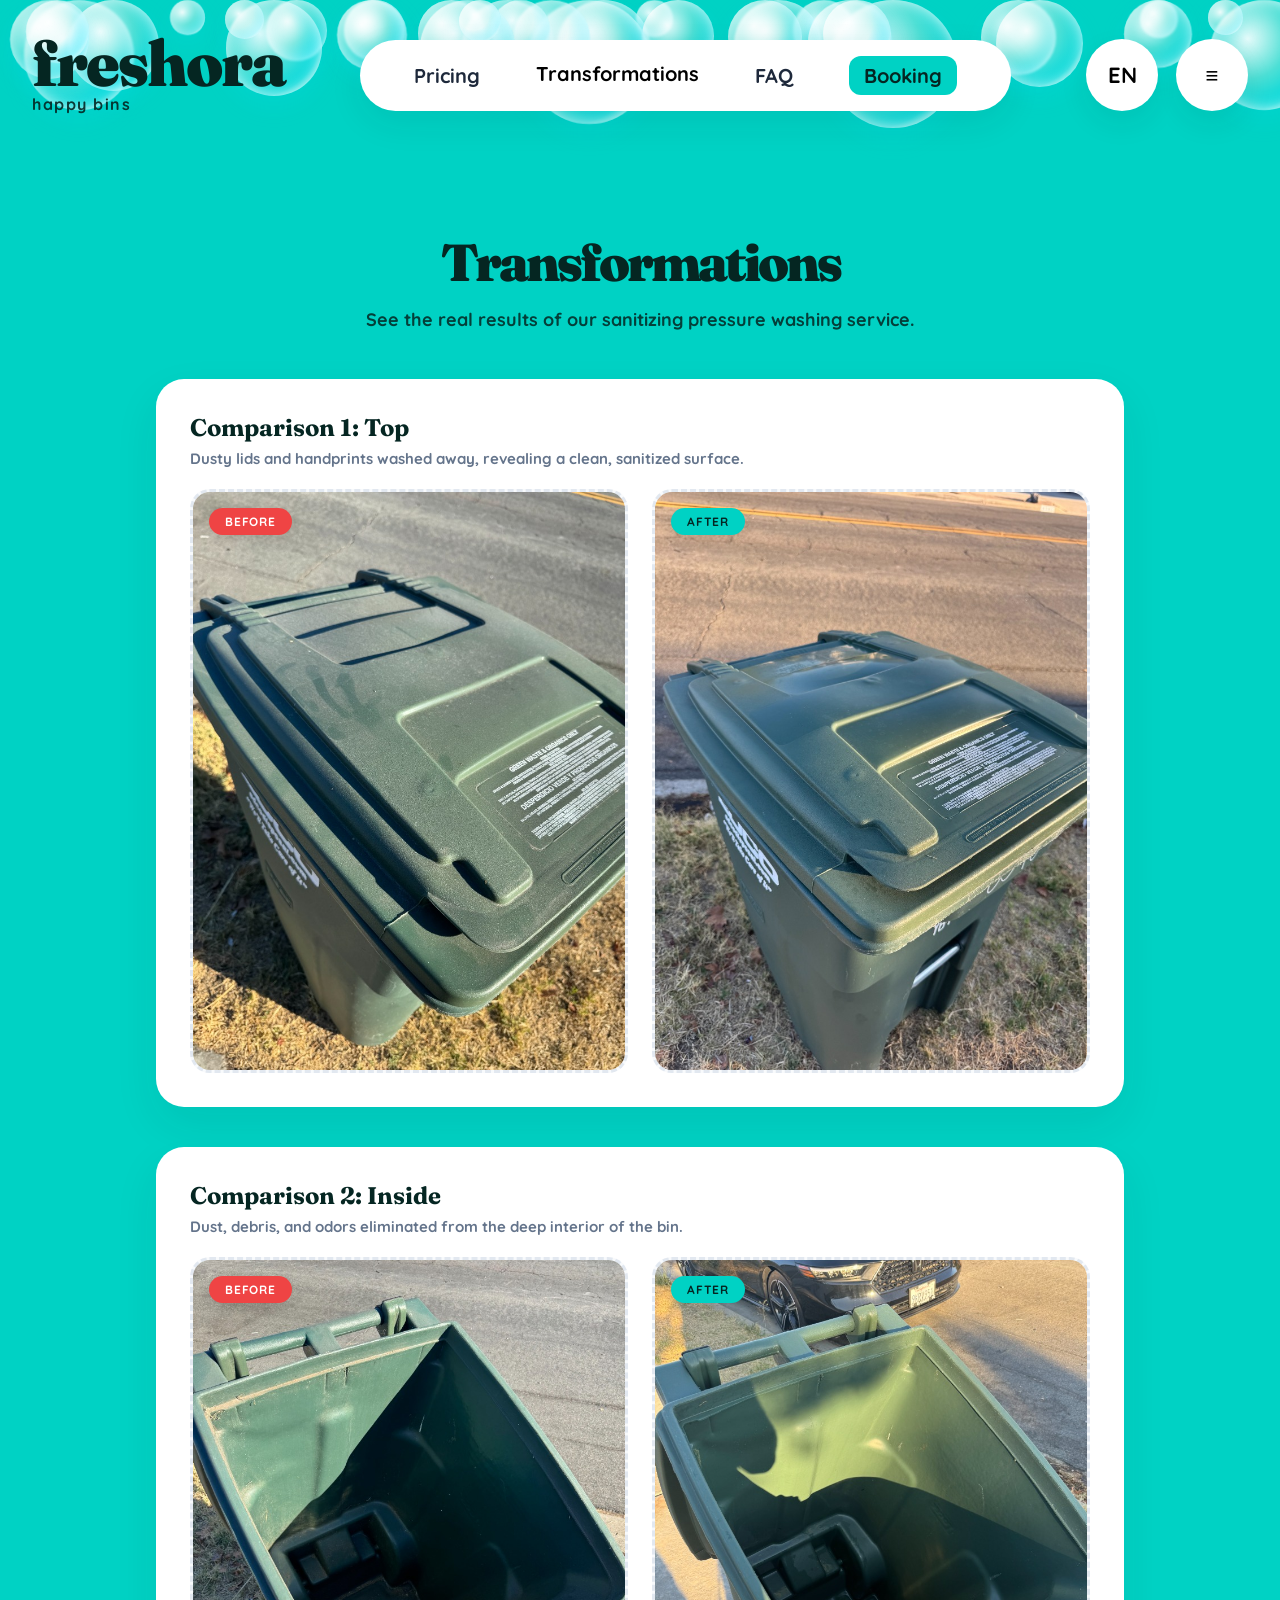
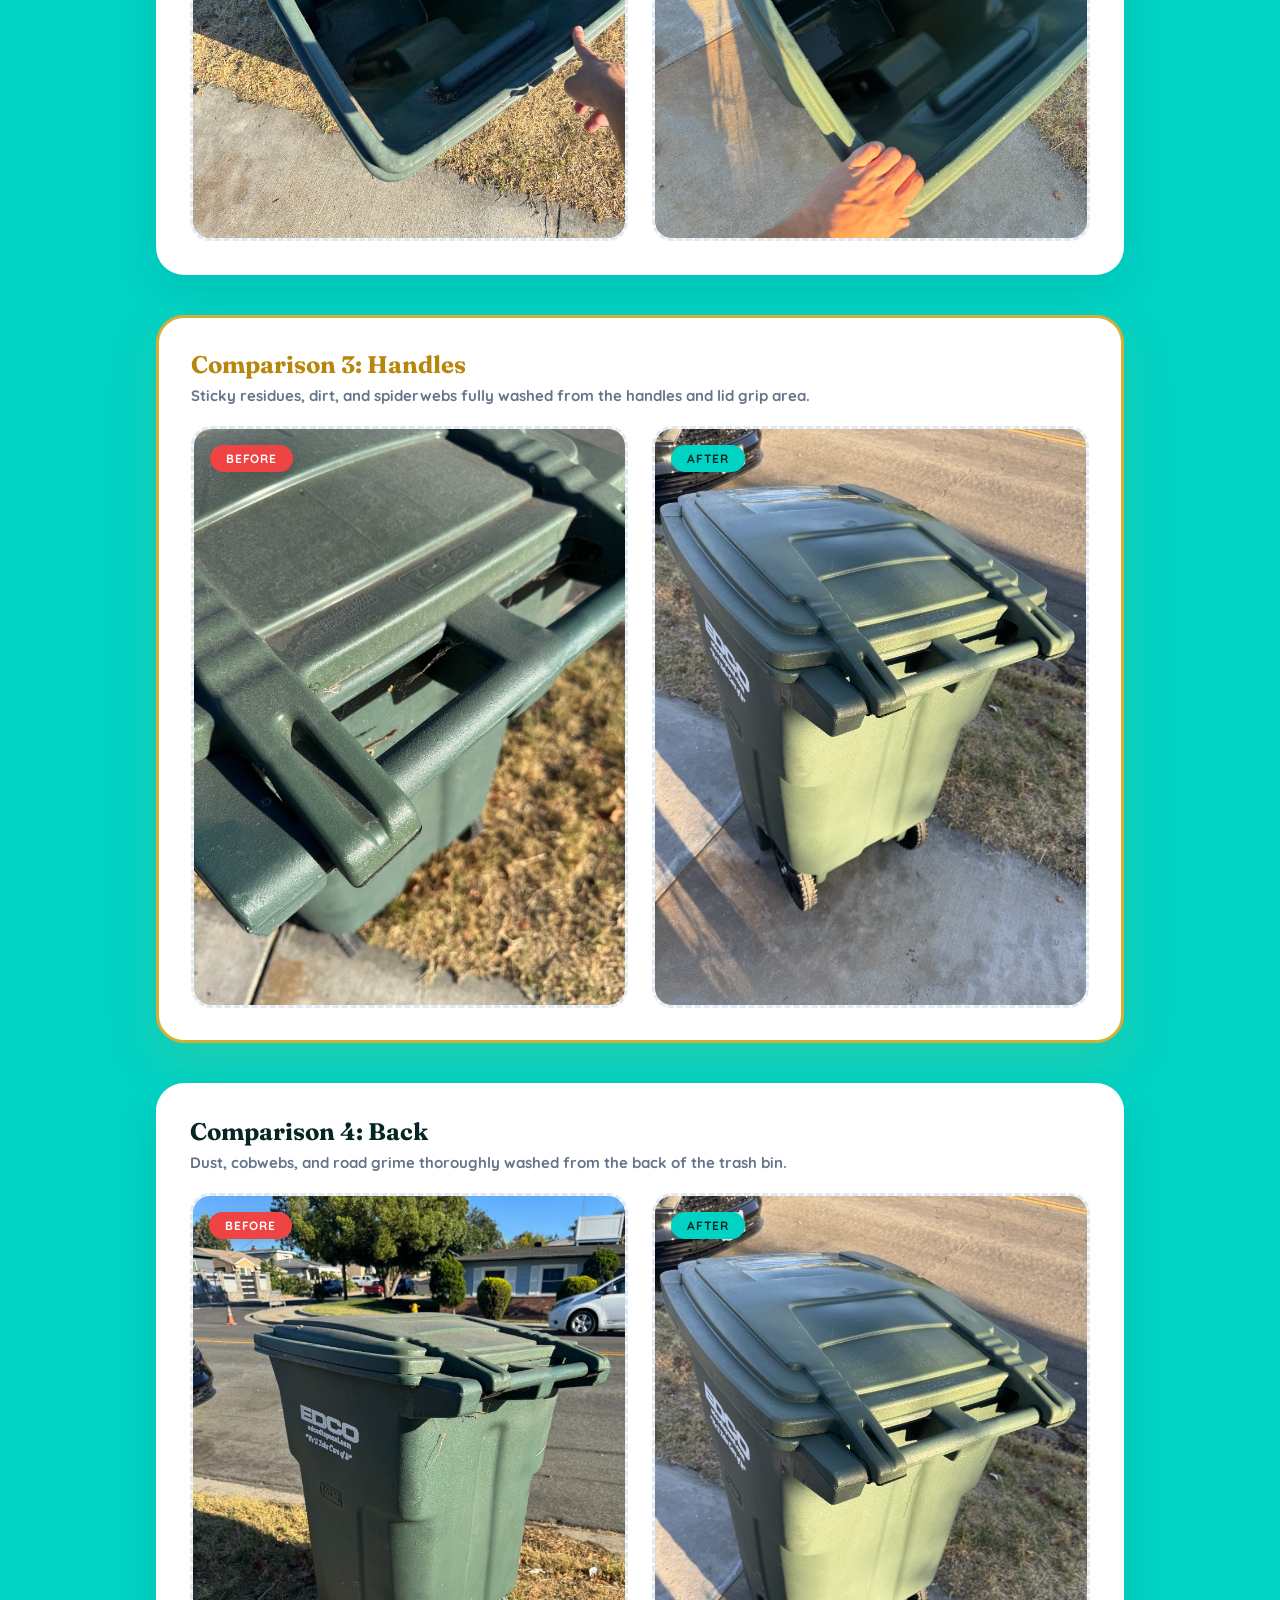
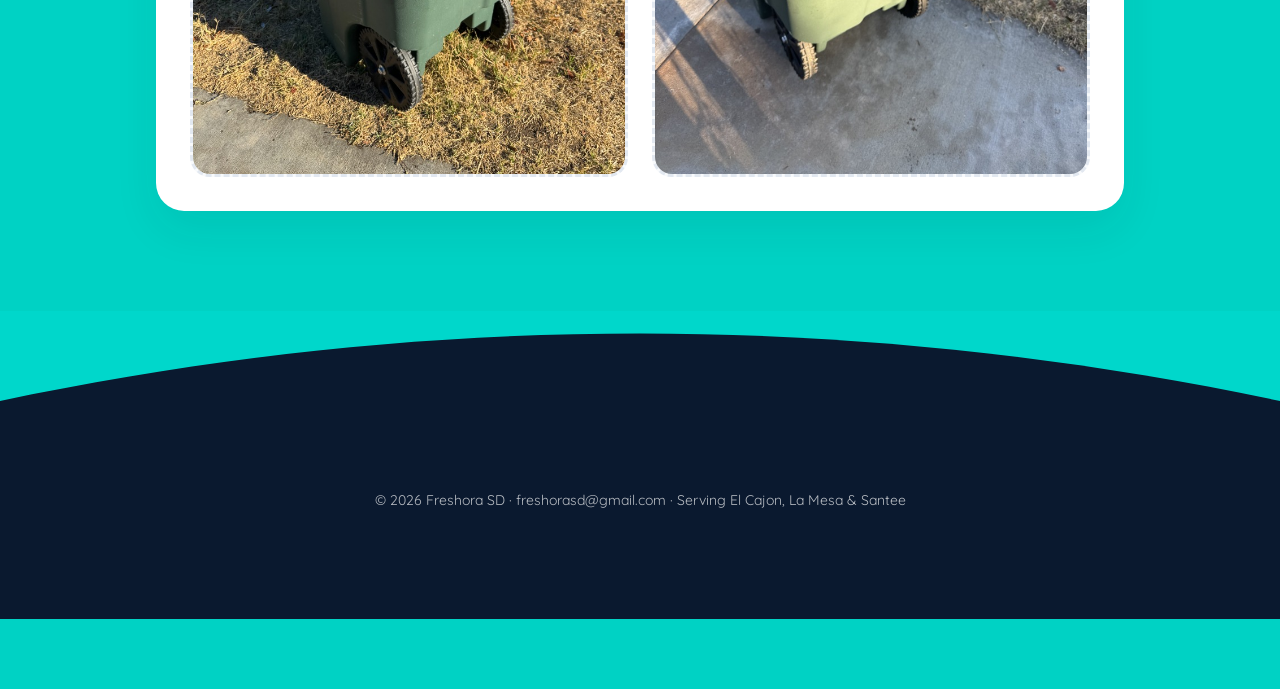
<file: transformations.html>
<!DOCTYPE html>
<html lang="en">
<head>
  <meta charset="UTF-8">
  <meta name="viewport" content="width=device-width, initial-scale=1.0">
  <title>Before & After Transformations — Freshora SD</title>
  <meta name="description" content="See real before and after transformations of dirty trash bins cleaned by our pressure washing team in East County San Diego.">
  
  <link rel="stylesheet" href="styles/main.css">
  <link rel="icon" type="image/svg+xml" href="assets/logo-icon.svg">
  
  <style>
    .results-container {
      max-width: 1000px;
      margin: 0 auto 100px;
      padding: 0 16px;
      display: flex;
      flex-direction: column;
      gap: 40px;
    }

    .comparison-card {
      background: #FFFFFF;
      border-radius: 28px;
      padding: 32px;
      box-shadow: var(--shadow-card);
      border: 2px solid transparent;
      transition: var(--transition);
    }

    .comparison-card:hover {
      transform: translateY(-4px);
      border-color: rgba(0, 210, 196, 0.15);
    }

    .comparison-info {
      margin-bottom: 20px;
    }

    .comparison-title {
      font-family: var(--font-serif);
      font-size: 24px;
      color: var(--brand-teal-dark);
      margin-bottom: 6px;
    }

    .comparison-desc {
      color: #64748B;
      font-weight: 700;
      font-size: 15px;
      line-height: 1.4;
    }

    .comparison-grid {
      display: grid;
      grid-template-columns: 1fr 1fr;
      gap: 24px;
    }

    .comparison-box {
      position: relative;
      width: 100%;
      aspect-ratio: 3/4; /* 3:4 Vertical Rectangle */
      background: #F8FAFC;
      border-radius: 20px;
      border: 3px dashed #E2E8F0;
      overflow: hidden;
      display: flex;
      flex-direction: column;
      align-items: center;
      justify-content: center;
      transition: var(--transition);
    }

    .comparison-box:hover {
      background: #F1F5F9;
      border-color: var(--brand-mint);
    }

    .comparison-box img {
      width: 100%;
      height: 100%;
      object-fit: cover;
      display: none; /* Hidden until users place real image source */
    }

    /* Show image and hide placeholder when image has src */
    .comparison-box img[src]:not([src=""]) {
      display: block;
    }
    .comparison-box img[src]:not([src=""]) ~ .comparison-placeholder-text {
      display: none !important;
    }

    .comparison-placeholder-text {
      font-family: var(--font-sans);
      font-weight: 800;
      font-size: 16px;
      color: #94A3B8;
      text-align: center;
      padding: 20px;
      display: flex;
      flex-direction: column;
      align-items: center;
      gap: 8px;
    }

    .comparison-placeholder-text svg {
      width: 48px;
      height: 48px;
      fill: #CBD5E1;
    }

    .comparison-label {
      position: absolute;
      top: 16px;
      left: 16px;
      padding: 6px 16px;
      border-radius: 30px;
      font-family: var(--font-sans);
      font-weight: 900;
      font-size: 12px;
      text-transform: uppercase;
      letter-spacing: 0.8px;
      z-index: 10;
      box-shadow: 0 4px 12px rgba(0,0,0,0.1);
    }

    .label-before {
      background: #EF4444;
      color: #FFFFFF;
    }

    .label-after {
      background: var(--brand-mint);
      color: var(--brand-teal-dark);
    }

    @media (max-width: 768px) {
      .comparison-grid {
        grid-template-columns: 1fr !important;
        gap: 16px !important;
      }
      .comparison-card {
        padding: 20px !important;
      }
      .comparison-title {
        font-size: 20px !important;
      }
    }
  </style>
</head>
<body>

  <!-- Continuous Ambient Viewport Bubbles Flow -->
  <div class="ambient-bubble-stream"></div>

  <div class="hero-wrapper">
    <!-- Header -->
    <header class="hampy-header">
      <div class="container hampy-header-inner">
        <!-- Logo -->
        <a href="index.html" class="hampy-logo">
          <span class="hampy-logo-title">freshora</span>
          <span class="hampy-logo-sub">happy bins</span>
        </a>

        <!-- Center Floating White Pill Capsule Menu -->
        <nav class="hampy-nav-capsule">
          <a class="hampy-nav-link" href="pricing.html" style="margin-right: 8px;">Pricing</a>
          <a class="hampy-nav-link active" href="transformations.html" style="margin-right: 8px;">Transformations</a>
          <a class="hampy-nav-link" href="faq.html" style="margin-right: 8px;">FAQ</a>
          <a class="hampy-nav-link" href="booking.html" style="background: var(--brand-mint); color: var(--brand-teal-dark); border-radius: 12px; padding: 6px 14px; font-weight: 800; border: 1.5px solid rgba(0, 210, 196, 0.2);">Booking</a>
        </nav>

        <!-- Right Circle Buttons -->
        <div class="hampy-header-right">
          <button class="hampy-circle-btn">EN</button>
          <a href="booking.html" class="hampy-circle-btn" style="text-decoration: none; display: flex; align-items: center; justify-content: center;">≡</a>
        </div>
      </div>
    </header>

    <!-- Main Content -->
    <main style="position: relative; z-index: 10;">
      
      <!-- Results Hero Section -->
      <section class="container" style="padding: 100px 0 48px; text-align: center;">
        <h1 class="hampy-hero-title" style="font-size: 52px; margin-bottom: 16px; line-height: 1.1;">Transformations</h1>
        <p style="font-size: 18px; font-weight: 700; opacity: 0.85; color: var(--brand-teal-dark); max-width: 600px; margin: 0 auto;">See the real results of our sanitizing pressure washing service.</p>
      </section>

      <!-- Comparisons Grid List -->
      <section class="results-container">
        
        <!-- Comparison 1 -->
        <div class="comparison-card">
          <div class="comparison-info">
            <h3 class="comparison-title">Comparison 1: Top</h3>
            <p class="comparison-desc">Dusty lids and handprints washed away, revealing a clean, sanitized surface.</p>
          </div>
          <div class="comparison-grid">
            <div class="comparison-box">
              <span class="comparison-label label-before">Before</span>
              <img id="before-img-1" src="assets/results-1-before.jpg" alt="Comparison 1: Before Clean">
              <div class="comparison-placeholder-text">
                <svg viewBox="0 0 24 24"><path d="M19 19H5V5h7V3H5c-1.1 0-2 .9-2 2v14c0 1.1.9 2 2 2h14c1.1 0 2-.9 2-2v-7h-2v7zM14 3v2h3.59l-9.83 9.83 1.41 1.41L19 6.41V10h2V3h-7z"/></svg>
                <span>Before Image Placeholder</span>
              </div>
            </div>
            <div class="comparison-box">
              <span class="comparison-label label-after">After</span>
              <img id="after-img-1" src="assets/results-1-after.jpg" alt="Comparison 1: After Clean">
              <div class="comparison-placeholder-text">
                <svg viewBox="0 0 24 24"><path d="M19 19H5V5h7V3H5c-1.1 0-2 .9-2 2v14c0 1.1.9 2 2 2h14c1.1 0 2-.9 2-2v-7h-2v7zM14 3v2h3.59l-9.83 9.83 1.41 1.41L19 6.41V10h2V3h-7z"/></svg>
                <span>After Image Placeholder</span>
              </div>
            </div>
          </div>
        </div>

        <!-- Comparison 2 -->
        <div class="comparison-card">
          <div class="comparison-info">
            <h3 class="comparison-title">Comparison 2: Inside</h3>
            <p class="comparison-desc">Dust, debris, and odors eliminated from the deep interior of the bin.</p>
          </div>
          <div class="comparison-grid">
            <div class="comparison-box">
              <span class="comparison-label label-before">Before</span>
              <img id="before-img-2" src="assets/results-2-before.jpg" alt="Comparison 2: Before Clean">
              <div class="comparison-placeholder-text">
                <svg viewBox="0 0 24 24"><path d="M19 19H5V5h7V3H5c-1.1 0-2 .9-2 2v14c0 1.1.9 2 2 2h14c1.1 0 2-.9 2-2v-7h-2v7zM14 3v2h3.59l-9.83 9.83 1.41 1.41L19 6.41V10h2V3h-7z"/></svg>
                <span>Before Image Placeholder</span>
              </div>
            </div>
            <div class="comparison-box">
              <span class="comparison-label label-after">After</span>
              <img id="after-img-2" src="assets/results-2-after.jpg" alt="Comparison 2: After Clean">
              <div class="comparison-placeholder-text">
                <svg viewBox="0 0 24 24"><path d="M19 19H5V5h7V3H5c-1.1 0-2 .9-2 2v14c0 1.1.9 2 2 2h14c1.1 0 2-.9 2-2v-7h-2v7zM14 3v2h3.59l-9.83 9.83 1.41 1.41L19 6.41V10h2V3h-7z"/></svg>
                <span>After Image Placeholder</span>
              </div>
            </div>
          </div>
        </div>

        <!-- Comparison 3 -->
        <div class="comparison-card" style="border: 3px solid #D4AF37; box-shadow: 0 20px 50px rgba(212, 175, 55, 0.15);">
          <div class="comparison-info">
            <h3 class="comparison-title" style="color: #B8860B;">Comparison 3: Handles</h3>
            <p class="comparison-desc">Sticky residues, dirt, and spiderwebs fully washed from the handles and lid grip area.</p>
          </div>
          <div class="comparison-grid">
            <div class="comparison-box">
              <span class="comparison-label label-before">Before</span>
              <img id="before-img-3" src="assets/results-3-before.jpg" alt="Comparison 3: Before Clean">
              <div class="comparison-placeholder-text">
                <svg viewBox="0 0 24 24"><path d="M19 19H5V5h7V3H5c-1.1 0-2 .9-2 2v14c0 1.1.9 2 2 2h14c1.1 0 2-.9 2-2v-7h-2v7zM14 3v2h3.59l-9.83 9.83 1.41 1.41L19 6.41V10h2V3h-7z"/></svg>
                <span>Before Image Placeholder</span>
              </div>
            </div>
            <div class="comparison-box">
              <span class="comparison-label label-after">After</span>
              <img id="after-img-3" src="assets/results-3-after.jpg" alt="Comparison 3: After Clean">
              <div class="comparison-placeholder-text">
                <svg viewBox="0 0 24 24"><path d="M19 19H5V5h7V3H5c-1.1 0-2 .9-2 2v14c0 1.1.9 2 2 2h14c1.1 0 2-.9 2-2v-7h-2v7zM14 3v2h3.59l-9.83 9.83 1.41 1.41L19 6.41V10h2V3h-7z"/></svg>
                <span>After Image Placeholder</span>
              </div>
            </div>
          </div>
        </div>

        <!-- Comparison 4 -->
        <div class="comparison-card">
          <div class="comparison-info">
            <h3 class="comparison-title">Comparison 4: Back</h3>
            <p class="comparison-desc">Dust, cobwebs, and road grime thoroughly washed from the back of the trash bin.</p>
          </div>
          <div class="comparison-grid">
            <div class="comparison-box">
              <span class="comparison-label label-before">Before</span>
              <img id="before-img-4" src="assets/results-4-before.jpg" alt="Comparison 4: Before Clean">
              <div class="comparison-placeholder-text">
                <svg viewBox="0 0 24 24"><path d="M19 19H5V5h7V3H5c-1.1 0-2 .9-2 2v14c0 1.1.9 2 2 2h14c1.1 0 2-.9 2-2v-7h-2v7zM14 3v2h3.59l-9.83 9.83 1.41 1.41L19 6.41V10h2V3h-7z"/></svg>
                <span>Before Image Placeholder</span>
              </div>
            </div>
            <div class="comparison-box">
              <span class="comparison-label label-after">After</span>
              <img id="after-img-4" src="assets/results-4-after.jpg" alt="Comparison 4: After Clean">
              <div class="comparison-placeholder-text">
                <svg viewBox="0 0 24 24"><path d="M19 19H5V5h7V3H5c-1.1 0-2 .9-2 2v14c0 1.1.9 2 2 2h14c1.1 0 2-.9 2-2v-7h-2v7zM14 3v2h3.59l-9.83 9.83 1.41 1.41L19 6.41V10h2V3h-7z"/></svg>
                <span>After Image Placeholder</span>
              </div>
            </div>
          </div>
        </div>

      </section>

      <!-- Footer Arch + Info -->
      <div>
        <svg class="hampy-arch-divider" viewBox="0 0 1440 80" preserveAspectRatio="none" fill="#0A192F">
          <path d="M0 80 C480 0, 960 0, 1440 80 L1440 80 L0 80 Z"/>
        </svg>
        <footer class="hampy-footer-banner">
          <div style="text-align: center; font-size: 14px; opacity: 0.7;">
            © 2026 Freshora SD · freshorasd@gmail.com · Serving El Cajon, La Mesa & Santee
          </div>
        </footer>
      </div>

    </main>
  </div>

  <script src="js/app.js"></script>
</body>
</html>
</file>
<file: styles/main.css>
/* ==========================================================================
   FRESHORA SD — 100% CENTERED CARDS WITH OVERFLOWING SVG POINTER LINES
   ========================================================================== */

@import url('https://fonts.googleapis.com/css2?family=Fraunces:ital,opsz,wght@0,9..144,800;0,9..144,900;1,9..144,800;1,9..144,900&family=Quicksand:wght@600;700;800&family=Inter:wght@400;500;600;700;800&display=swap');

:root {
  /* Refreshing Multi-Tone Cleanliness Palette */
  --bg-hero: #00D2C4;         /* Fresh Electric Aqua Teal */
  --bg-intro: #02C8BC;        /* Subtly shifted cleaner mid-teal */
  --bg-steps: #00D2C4;        /* Pure bright teal */
  --bg-pricing: #00C6BA;      /* Subtly shifted deeper mint teal */
  --bg-reviews: #00D7CB;      /* Subtly shifted lighter crystal teal */
  --bg-footer: #0A192F;       /* Deep Royal Midnight Navy Arch Footer */

  --text-dark: #052622;       /* Deepest contrast text */
  --text-body: #052622;       /* Contrast text for body elements on teal */

  --brand-mint: #00D2C4;
  --brand-cyan: #00E5FF;
  --brand-teal-dark: #052622;
  --brand-gold: #FFC72C;

  --color-white: #FFFFFF;
  --color-black: #000000;

  /* Typography */
  --font-serif: 'Fraunces', Georgia, serif;
  --font-sans: 'Quicksand', 'Inter', sans-serif;

  --radius-card: 32px;
  --radius-pill: 60px;
  --transition: all 0.35s cubic-bezier(0.25, 1, 0.5, 1);
  --shadow-card: 0 18px 45px rgba(5, 38, 34, 0.08);
}

/* Reset & Base */
*, *::before, *::after {
  box-sizing: border-box;
  margin: 0;
  padding: 0;
}

html {
  scroll-behavior: smooth;
  font-family: var(--font-sans);
  color: var(--text-dark);
}

body {
  position: relative;
  overflow-x: hidden;
  background-color: var(--bg-hero);
}

.container {
  max-width: 1400px;
  margin: 0 auto;
  padding: 0 32px;
  position: relative;
  z-index: 10;
}

/* ==========================================================================
   FLOATING SOAP BUBBLES & WATER REFLECTION PATTERNS
   ========================================================================== */
.bubble {
  position: absolute;
  border-radius: 50%;
  background: radial-gradient(circle at 35% 35%, rgba(255, 255, 255, 0.95) 0%, rgba(255, 255, 255, 0.35) 40%, rgba(0, 229, 255, 0.3) 70%, rgba(255, 255, 255, 0.8) 100%);
  box-shadow: inset 0 0 16px rgba(255, 255, 255, 0.9), 0 10px 30px rgba(0, 229, 255, 0.25);
  backdrop-filter: blur(2px);
  pointer-events: none;
  z-index: 2;
  animation: floatBubble 7s ease-in-out infinite alternate;
}

.bubble-1 { width: 170px; height: 170px; top: 8%; right: 12%; animation-duration: 7s; }
.bubble-2 { width: 110px; height: 110px; top: 58%; right: 36%; animation-duration: 5s; animation-delay: 1s; }
.bubble-3 { width: 210px; height: 210px; bottom: 4%; right: 4%; animation-duration: 8s; animation-delay: 0.5s; }

.bubble-4 { width: 140px; height: 140px; top: 15%; left: 6%; animation-duration: 6.5s; }
.bubble-5 { width: 180px; height: 180px; bottom: 10%; right: 8%; animation-duration: 9s; animation-delay: 1.5s; }

.bubble-6 { width: 130px; height: 130px; top: 25%; right: 10%; animation-duration: 7.5s; }
.bubble-7 { width: 160px; height: 160px; bottom: 18%; left: 5%; animation-duration: 8.5s; animation-delay: 0.8s; }

.bubble-8 { width: 190px; height: 190px; top: 12%; left: 8%; animation-duration: 8s; }
.bubble-9 { width: 120px; height: 120px; bottom: 15%; right: 12%; animation-duration: 6s; animation-delay: 1.2s; }

@keyframes floatBubble {
  0% { transform: translateY(0px) scale(1) rotate(0deg); }
  100% { transform: translateY(-28px) scale(1.06) rotate(12deg); }
}

@keyframes floatStormBubble {
  0% {
    transform: translateY(0) translateX(0) scale(0.7);
    opacity: 0;
  }
  15% {
    opacity: 1;
  }
  50% {
    transform: translateY(-60vh) translateX(70px) scale(1.1);
  }
  85% {
    opacity: 1;
  }
  100% {
    transform: translateY(-130vh) translateX(-70px) scale(1.4);
    opacity: 0;
  }
}

/* Scroll-Driven Soap Bubble Stream (Rises Up as User Scrolls Down) */
.scroll-bubble-stream {
  position: absolute;
  top: 0;
  left: 0;
  width: 100%;
  height: 100%;
  pointer-events: none;
  overflow: hidden;
  z-index: 5;
}

.scroll-bubble {
  position: absolute;
  bottom: -200px;
  border-radius: 50%;
  background: radial-gradient(circle at 30% 30%, rgba(255, 255, 255, 0.98) 0%, rgba(255, 255, 255, 0.4) 40%, rgba(0, 229, 255, 0.45) 75%, rgba(255, 255, 255, 0.9) 100%);
  box-shadow: inset 0 0 20px rgba(255, 255, 255, 0.95), 0 12px 35px rgba(0, 229, 255, 0.3);
  backdrop-filter: blur(2px);
  will-change: transform;
  transition: transform 0.1s ease-out;
}

/* ==========================================================================
   HEADER
   ========================================================================== */
.hampy-header {
  padding: 36px 0 20px;
  position: relative;
  z-index: 100;
}

.hampy-header-inner {
  display: flex;
  align-items: center;
  justify-content: space-between;
}

.hampy-logo {
  text-decoration: none;
  color: var(--text-dark);
  display: flex;
  flex-direction: column;
}

.hampy-logo-title {
  font-family: var(--font-serif);
  font-weight: 900;
  font-size: 64px;
  line-height: 0.85;
  letter-spacing: -2px;
}

.hampy-logo-sub {
  font-family: var(--font-sans);
  font-weight: 800;
  font-size: 16px;
  letter-spacing: 1.5px;
  opacity: 0.9;
  margin-top: 4px;
}

/* Floating White Capsule Menu */
.hampy-nav-capsule {
  background: var(--color-white);
  padding: 16px 54px;
  border-radius: var(--radius-pill);
  display: flex;
  align-items: center;
  gap: 48px;
  box-shadow: 0 12px 35px rgba(5, 38, 34, 0.08);
}

.hampy-nav-link {
  font-family: var(--font-sans);
  font-weight: 800;
  font-size: 20px;
  color: #1E293B;
  text-decoration: none;
  transition: var(--transition);
  cursor: pointer;
}

.hampy-nav-link:hover, .hampy-nav-link.active {
  color: #000000;
  transform: translateY(-2px);
}

/* Right Floating Circle Buttons */
.hampy-header-right {
  display: flex;
  align-items: center;
  gap: 18px;
}

.hampy-circle-btn {
  width: 72px;
  height: 72px;
  border-radius: 50%;
  background: var(--color-white);
  border: none;
  display: flex;
  align-items: center;
  justify-content: center;
  font-family: var(--font-sans);
  font-weight: 900;
  font-size: 22px;
  color: #000000;
  cursor: pointer;
  box-shadow: 0 12px 30px rgba(5, 38, 34, 0.08);
  transition: var(--transition);
  text-decoration: none;
}

.hampy-circle-btn:hover {
  transform: scale(1.1);
}

/* ==========================================================================
   HERO SECTION
   ========================================================================== */
.hero-wrapper {
  background-color: transparent;
  position: relative;
  overflow: hidden;
  padding-bottom: 70px;
}

.hampy-hero {
  padding: 40px 0 80px;
  display: grid;
  grid-template-columns: 1.1fr 0.9fr;
  gap: 48px;
  align-items: center;
  position: relative;
  z-index: 10;
}

.hampy-hero-title {
  font-family: var(--font-serif);
  font-weight: 900;
  font-size: clamp(72px, 8vw, 115px);
  line-height: 0.9;
  color: var(--text-dark);
  letter-spacing: -3px;
  margin-bottom: 48px;
}

.hampy-hero-actions {
  display: flex;
  flex-direction: column;
  gap: 24px;
}

.hampy-hero-cta {
  display: inline-flex;
  align-items: center;
  gap: 18px;
  background: #000000;
  color: #FFFFFF;
  padding: 22px 42px;
  border-radius: var(--radius-pill);
  border: none;
  font-family: var(--font-sans);
  font-weight: 900;
  font-size: 22px;
  cursor: pointer;
  box-shadow: 0 16px 40px rgba(0,0,0,0.25);
  transition: var(--transition);
  width: fit-content;
}

.hampy-hero-cta:hover {
  transform: translateY(-4px) scale(1.02);
  background: var(--brand-teal-dark);
  box-shadow: 0 24px 50px rgba(0,0,0,0.35);
}

.hampy-cta-arrow {
  width: 44px;
  height: 44px;
  border-radius: 50%;
  background: var(--brand-mint);
  color: var(--brand-teal-dark);
  display: flex;
  align-items: center;
  justify-content: center;
  font-size: 20px;
  font-weight: 900;
}

.hampy-trust-pills {
  display: flex;
  gap: 14px;
  flex-wrap: wrap;
}

.hampy-trust-pill {
  background: #FFFFFF;
  color: var(--brand-teal-dark);
  padding: 12px 24px;
  border-radius: var(--radius-pill);
  font-size: 16px;
  font-weight: 800;
  display: flex;
  align-items: center;
  gap: 8px;
  box-shadow: 0 8px 24px rgba(0,0,0,0.06);
  border: 1.5px solid rgba(255,255,255,0.8);
}

.hampy-hero-photo-box {
  position: relative;
  border-radius: var(--radius-card);
  overflow: hidden;
  box-shadow: 0 24px 60px rgba(0,0,0,0.2);
  border: 5px solid #FFFFFF;
  max-height: 560px;
}

.hampy-hero-photo-box img {
  width: 100%;
  height: 100%;
  object-fit: cover;
  display: block;
}

/* ==========================================================================
   SECTION 2: INTRO — 100% CENTERED CARDS WITH OVERFLOWING SVG POINTER LINES
   ========================================================================== */
.intro-wrapper {
  background-color: rgba(5, 38, 34, 0.03);
  position: relative;
  padding: 120px 0 160px;
  overflow: hidden;
}

.hampy-intro-header-block {
  text-align: center;
  max-width: 1100px;
  margin: 0 auto 60px;
  position: relative;
  z-index: 10;
}

.hampy-intro-heading {
  font-family: var(--font-serif);
  font-weight: 900;
  font-size: clamp(56px, 7vw, 92px);
  line-height: 1.02;
  color: var(--brand-teal-dark);
  letter-spacing: -2px;
}

.hampy-sweeping-flow {
  display: flex;
  flex-direction: column;
  gap: 60px;
  position: relative;
  z-index: 10;
}

.hampy-centered-card-wrapper {
  display: flex;
  justify-content: center;
  width: 100%;
  padding: 40px 0;
  
  /* Scroll Entrance Initial State */
  opacity: 0;
  transform: scale(0.94) translateY(60px);
  transition: opacity 1.1s cubic-bezier(0.1, 0.8, 0.25, 1), transform 1.1s cubic-bezier(0.1, 0.8, 0.25, 1);
}

.hampy-centered-card-wrapper.visible {
  opacity: 1;
  transform: scale(1) translateY(0);
}

.hampy-media-card {
  position: relative;
  border-radius: var(--radius-card);
  overflow: visible !important; /* Allow callout badges and SVG to render outside */
  box-shadow: var(--shadow-card);
  height: 600px; /* ENLARGED HEIGHT */
  width: 800px;  /* ENLARGED WIDTH */
  border: 6px solid var(--color-white);
  background: #FFFFFF;
}

/* Concentric premium water ripple rings behind cards */
.hampy-card-ripple {
  position: absolute;
  top: 50%;
  left: 50%;
  width: 100%;
  height: 100%;
  border: 3px solid rgba(255, 255, 255, 0.25);
  border-radius: calc(var(--radius-card) + 12px);
  transform: translate(-50%, -50%) scale(0.95);
  opacity: 0;
  pointer-events: none;
  z-index: -1;
}
.ripple-1 {
  animation: cardRipple 6s cubic-bezier(0.1, 0.8, 0.3, 1) infinite;
}
.ripple-2 {
  animation: cardRipple 6s cubic-bezier(0.1, 0.8, 0.3, 1) infinite;
  animation-delay: 2s;
}
.ripple-3 {
  animation: cardRipple 6s cubic-bezier(0.1, 0.8, 0.3, 1) infinite;
  animation-delay: 4s;
}

@keyframes cardRipple {
  0% {
    width: 95%;
    height: 95%;
    opacity: 0.95;
    transform: translate(-50%, -50%) scale(0.95);
  }
  100% {
    width: 145%;
    height: 145%;
    opacity: 0;
    transform: translate(-50%, -50%) scale(1.15);
  }
}

.hampy-media-card img {
  width: 100%;
  height: 100%;
  object-fit: cover;
  display: block;
  border-radius: calc(var(--radius-card) - 6px);
}

.hampy-dirty-card {
  width: 450px !important;
  height: 600px !important;
  aspect-ratio: 3/4 !important;
}

.hampy-dirty-card img {
  object-fit: cover !important;
  object-position: center center !important;
}

.hampy-pricing-img {
  object-fit: cover !important;
}

/* SVG Pointer Overlay absolutely aligned over the card but drawing beyond it */
.hampy-pointer-overlay {
  position: absolute;
  top: 0;
  left: 0;
  width: 100%;
  height: 100%;
  pointer-events: none;
  z-index: 15;
  overflow: visible; /* Render lines outside the 800x600 bounds */
}

.pointer-line {
  stroke-width: 7px;
  stroke-dasharray: 12 10;
  animation: dashMove 1.2s linear infinite;
}

.dirty-line {
  stroke: #DC2626;
}

.clean-line {
  stroke: #00D2C4;
}

@keyframes dashMove {
  0% { stroke-dashoffset: 0; }
  100% { stroke-dashoffset: -44; }
}

.pointer-dot {
  animation: dotPulse 1.5s ease-in-out infinite alternate;
}

.dirty-dot {
  fill: #DC2626;
}

.clean-dot {
  fill: #00D2C4;
}

@keyframes dotPulse {
  0% { r: 7; opacity: 0.8; }
  100% { r: 12; opacity: 1; }
}

/* Floating Callout Badges */
.pointer-badge {
  position: absolute;
  z-index: 20;
  padding: 16px 30px;
  border-radius: var(--radius-pill);
  font-family: var(--font-sans);
  font-weight: 800;
  font-size: 19px;
  display: flex;
  align-items: center;
  gap: 12px;
  box-shadow: 0 20px 50px rgba(0,0,0,0.25);
  white-space: nowrap;
  
  /* Slide entrance initial state */
  opacity: 0;
  transition: opacity 0.8s cubic-bezier(0.15, 0.85, 0.3, 1.2), transform 0.8s cubic-bezier(0.15, 0.85, 0.3, 1.2);
}

.hampy-centered-card-wrapper.visible .pointer-badge {
  opacity: 1;
}

/* Staggered slide offsets based on side placement */
.hampy-centered-card-wrapper:not(.visible) .c-top-left { transform: translateX(180px) scale(0.7); }
.hampy-centered-card-wrapper:not(.visible) .c-bot-left { transform: translateX(180px) scale(0.7); }
.hampy-centered-card-wrapper:not(.visible) .c-top-right { transform: translateX(-180px) scale(0.7); }
.hampy-centered-card-wrapper:not(.visible) .c-bot-right { transform: translateX(-180px) scale(0.7); }

/* Infinite float animation when parent card is visible in viewport */
.hampy-centered-card-wrapper.visible .pointer-badge {
  animation: badgeFloat 6s ease-in-out infinite alternate;
}
.hampy-centered-card-wrapper.visible .c-top-left { animation-delay: 0s; }
.hampy-centered-card-wrapper.visible .c-bot-left { animation-delay: 1.5s; }
.hampy-centered-card-wrapper.visible .c-top-right { animation-delay: 0.8s; }
.hampy-centered-card-wrapper.visible .c-bot-right { animation-delay: 2.3s; }

@keyframes badgeFloat {
  0% { transform: translateY(0px); }
  100% { transform: translateY(-16px); }
}

.pointer-badge:hover {
  transform: translateY(-8px) scale(1.08) !important;
  box-shadow: 0 24px 60px rgba(0,0,0,0.35);
}

.dirty-callout {
  background: #7F1D1D;
  color: #FFFFFF;
  border: 3px solid #EF4444;
}

.clean-callout {
  background: #047857;
  color: #FFFFFF;
  border: 3px solid #00D2C4;
}

/* Relative coordinates relative to the 800px wide card bounds */
.c-top-left {
  top: 80px;
  left: -440px;
}

.c-bot-left {
  top: 420px;
  left: -440px;
}

.c-top-right {
  top: 80px;
  right: -440px;
}

.c-bot-right {
  top: 420px;
  right: -440px;
}

.hampy-sweeping-arrow-box {
  position: relative;
  width: 100%;
  height: 1200px;
  margin: 20px 0;
  z-index: 30;
}

.hampy-sweeping-svg {
  width: 100%;
  height: 100%;
  overflow: visible;
}

.hampy-sweeping-text {
  font-family: var(--font-serif);
  font-weight: 900;
  font-size: 64px;
  fill: #052622;
  letter-spacing: 0px;
}

.hampy-clean-card {
  border: 6px solid #FFFFFF !important;
  box-shadow: 0 0 35px rgba(255, 255, 255, 0.85), 0 24px 60px rgba(0, 229, 255, 0.3) !important;
  animation: borderShine 4s ease-in-out infinite alternate !important;
}

@keyframes borderShine {
  0% {
    box-shadow: 0 0 20px rgba(255, 255, 255, 0.6), 0 24px 50px rgba(0, 229, 255, 0.25);
  }
  100% {
    box-shadow: 0 0 45px rgba(255, 255, 255, 1), 0 24px 70px rgba(0, 229, 255, 0.45);
  }
}

/* ==========================================================================
   SECTION 3: HOW WE MAKE YOU HAPPY (STEPS)
   ========================================================================== */
.steps-wrapper {
  background-color: rgba(255, 255, 255, 0.05);
  position: relative;
  padding: 110px 0;
  overflow: hidden;
}

.hampy-section-title {
  font-family: var(--font-serif);
  font-weight: 900;
  font-size: clamp(56px, 7vw, 92px);
  line-height: 0.95;
  color: var(--brand-teal-dark);
  margin-bottom: 60px;
  letter-spacing: -2px;
  position: relative;
  z-index: 10;
}

.hampy-steps-grid {
  display: grid;
  grid-template-columns: repeat(5, 1fr);
  gap: 20px;
  width: 100%;
  position: relative;
  z-index: 10;
}

.hampy-step-grid-card {
  background: var(--color-white);
  border-radius: 24px;
  padding: 24px;
  box-shadow: var(--shadow-card);
  border: 1.5px solid rgba(0, 210, 196, 0.12);
  display: flex;
  flex-direction: column;
  align-items: flex-start;
  transition: var(--transition);
  position: relative;
}

.hampy-step-grid-card:hover {
  transform: translateY(-8px);
  box-shadow: 0 20px 45px rgba(0, 210, 196, 0.18);
  border-color: var(--brand-mint);
}

.hampy-step-badge {
  background: var(--brand-teal-dark);
  color: var(--brand-mint);
  font-family: var(--font-sans);
  font-weight: 900;
  font-size: 14px;
  padding: 6px 14px;
  border-radius: 12px;
  margin-bottom: 18px;
}

.hampy-step-thumb-box {
  width: 100%;
  height: 120px;
  border-radius: 16px;
  overflow: hidden;
  margin-bottom: 18px;
  border: 2px solid #F1F5F9;
}

.hampy-step-thumb-box img {
  width: 100%;
  height: 100%;
  object-fit: cover;
  display: block;
}

.hampy-step-desc {
  font-size: 15px;
  line-height: 1.4;
  font-weight: 800;
  color: var(--text-dark);
}

/* ==========================================================================
   SECTION 4: PRICING
   ========================================================================== */
.pricing-wrapper {
  background-color: rgba(5, 38, 34, 0.04);
  position: relative;
  padding: 110px 0;
  overflow: hidden;
}

.hampy-pricing-card {
  border: 6px solid #FFFFFF !important;
  box-shadow: 0 0 35px rgba(255, 255, 255, 0.85), 0 24px 60px rgba(0, 229, 255, 0.3) !important;
  animation: borderShine 4s ease-in-out infinite alternate !important;
}

.hampy-pricing-grid {
  display: grid;
  grid-template-columns: 1fr 1fr;
  gap: 56px;
  align-items: center;
  position: relative;
  z-index: 10;
}

.hampy-white-card {
  background: var(--color-white);
  border-radius: var(--radius-card);
  padding: 64px;
  box-shadow: var(--shadow-card);
  color: #0F172A;
  border: 1px solid rgba(0, 210, 196, 0.12);
}

.hampy-card-title {
  font-family: var(--font-serif);
  font-weight: 900;
  font-size: 72px;
  line-height: 0.95;
  color: var(--brand-teal-dark);
  margin-bottom: 10px;
  letter-spacing: -1.5px;
}

.hampy-card-sub {
  font-size: 20px;
  color: #64748B;
  margin-bottom: 36px;
  font-weight: 700;
}

.hampy-price-rows {
  list-style: none;
  display: flex;
  flex-direction: column;
  gap: 24px;
  margin-bottom: 40px;
}

.hampy-price-row {
  display: flex;
  justify-content: space-between;
  font-size: 20px;
  font-weight: 700;
  color: #1E293B;
  padding-bottom: 14px;
  border-bottom: 1px solid #F1F5F9;
}

.hampy-price-row strong {
  font-weight: 900;
  color: var(--brand-teal-dark);
  font-size: 26px;
}

.hampy-pill-btn {
  display: inline-flex;
  align-items: center;
  gap: 16px;
  padding: 16px 36px;
  border-radius: var(--radius-pill);
  border: 2px solid #E2E8F0;
  background: #FFFFFF;
  color: var(--brand-teal-dark);
  font-family: var(--font-sans);
  font-weight: 800;
  font-size: 18px;
  text-decoration: none;
  cursor: pointer;
  transition: var(--transition);
}

.hampy-pill-btn:hover {
  border-color: var(--brand-teal-dark);
  background: var(--brand-teal-dark);
  color: #FFFFFF;
}

.hampy-pill-btn:hover .hampy-arrow-circle {
  background: var(--brand-mint);
  color: var(--brand-teal-dark);
}

.hampy-arrow-circle {
  width: 42px;
  height: 42px;
  border-radius: 50%;
  background: #F1F5F9;
  display: flex;
  align-items: center;
  justify-content: center;
  font-size: 18px;
  transition: var(--transition);
}

/* ==========================================================================
   SECTION 5: REVIEWS
   ========================================================================== */
.reviews-wrapper {
  background-color: rgba(255, 255, 255, 0.06);
  position: relative;
  padding: 110px 0;
  overflow: hidden;
}

.hampy-reviews-header {
  display: flex;
  justify-content: space-between;
  align-items: center;
  margin-bottom: 56px;
  position: relative;
  z-index: 10;
}

.hampy-reviews-grid {
  display: grid;
  grid-template-columns: repeat(3, 1fr);
  gap: 32px;
  position: relative;
  z-index: 10;
}

.hampy-review-card {
  background: var(--color-white);
  border-radius: var(--radius-card);
  padding: 44px;
  box-shadow: var(--shadow-card);
  display: flex;
  flex-direction: column;
  justify-content: space-between;
  min-height: 320px;
  border: 1px solid rgba(0, 210, 196, 0.12);
}

.hampy-review-author {
  font-family: var(--font-sans);
  font-weight: 800;
  font-size: 22px;
  color: var(--brand-teal-dark);
  margin-bottom: 16px;
}

.hampy-review-text {
  font-size: 16px;
  color: #475569;
  line-height: 1.65;
  margin-bottom: 32px;
  font-weight: 600;
}

.hampy-review-stars {
  color: var(--brand-gold);
  font-size: 18px;
  display: flex;
  align-items: center;
  gap: 10px;
  border-top: 1px solid #F1F5F9;
  padding-top: 22px;
  font-weight: 800;
}

/* ==========================================================================
   SECTION 6: ARCH FOOTER BANNER
   ========================================================================== */
.hampy-arch-divider {
  width: 100%;
  height: 90px;
  display: block;
  background: var(--bg-reviews);
}

.hampy-footer-banner {
  background: var(--bg-footer);
  color: #FFFFFF;
  padding: 90px 0 110px;
  position: relative;
}

.hampy-banner-grid {
  display: grid;
  grid-template-columns: 0.85fr 1.15fr;
  gap: 64px;
  align-items: center;
}

.hampy-banner-sub {
  font-size: 20px;
  font-weight: 800;
  color: var(--brand-cyan);
  margin-bottom: 18px;
}

.hampy-banner-title {
  font-family: var(--font-serif);
  font-weight: 900;
  font-size: clamp(52px, 6vw, 80px);
  line-height: 0.96;
  color: #FFFFFF;
  margin-bottom: 44px;
  letter-spacing: -1.5px;
}

/* Modal Drawer */
.hampy-modal-backdrop {
  position: fixed;
  top: 0;
  left: 0;
  width: 100vw;
  height: 100vh;
  background: rgba(10, 25, 47, 0.85);
  backdrop-filter: blur(14px);
  z-index: 2000;
  display: none;
  align-items: center;
  justify-content: center;
  padding: 24px;
}

.hampy-modal-card {
  max-width: 600px;
  width: 100%;
  background: #FFFFFF;
  border-radius: var(--radius-card);
  padding: 56px;
  position: relative;
  color: #0F172A;
  box-shadow: 0 35px 80px rgba(0,0,0,0.35);
}

.hampy-input {
  width: 100%;
  padding: 18px 24px;
  border-radius: 16px;
  border: 1px solid #CBD5E1;
  font-size: 17px;
  margin-bottom: 20px;
  outline: none;
  font-family: var(--font-body);
}

.hampy-submit-btn {
  width: 100%;
  background: #000000;
  color: #FFFFFF;
  padding: 20px;
  border-radius: var(--radius-pill);
  border: none;
  font-family: var(--font-sans);
  font-weight: 800;
  font-size: 19px;
  cursor: pointer;
  transition: var(--transition);
}

.hampy-submit-btn:hover {
  background: var(--brand-teal-dark);
}

.hampy-view-panel {
  display: none;
}
.hampy-view-panel.active {
  display: block;
}

/* Ambient Background Bubble Flow */
.ambient-bubble-stream {
  position: absolute;
  top: 0;
  left: 0;
  width: 100%;
  height: 100%;
  pointer-events: none;
  z-index: 2; /* Renders behind cards but above backgrounds */
  overflow: hidden;
}

.ambient-bubble {
  position: absolute;
  border-radius: 50%;
  background: radial-gradient(circle at 35% 35%, rgba(255, 255, 255, 0.92) 0%, rgba(255, 255, 255, 0.3) 40%, rgba(0, 229, 255, 0.35) 70%, rgba(255, 255, 255, 0.75) 100%);
  box-shadow: inset 0 0 16px rgba(255, 255, 255, 0.9), 0 10px 25px rgba(0, 229, 255, 0.15);
  backdrop-filter: blur(1px);
  will-change: top, transform;
}

@keyframes ambientRise {
  0% {
    top: 100%;
    transform: translateX(0) scale(0.6) rotate(0deg);
    opacity: 0;
  }
  2% {
    opacity: 0.75;
  }
  98% {
    opacity: 0.75;
  }
  100% {
    top: -200px;
    transform: translateX(var(--drift, 50px)) scale(1.2) rotate(180deg);
    opacity: 0;
  }
}

@media (max-width: 1100px) {
  .hampy-nav-capsule { display: none; }
  .hampy-hero { grid-template-columns: 1fr; gap: 32px; text-align: center; }
  .hampy-hero-cta { margin: 0 auto; }
  .hampy-hero-photo-box { display: none !important; }
  .hampy-sweeping-arrow-box { display: none; }
  .hampy-pricing-grid { grid-template-columns: 1fr; gap: 32px; }
  .hampy-reviews-grid { grid-template-columns: 1fr; }
  .hampy-banner-grid { grid-template-columns: 1fr; }
  .hampy-steps-grid { grid-template-columns: 1fr; gap: 24px; }
  .hampy-step-grid-card { width: 100%; align-items: center; text-align: center; }
  .hampy-step-thumb-box { display: none !important; }
  
  /* Centered Card & Pointer Badges Layout on Mobile */
  .hampy-centered-card-wrapper {
    flex-direction: column !important;
    align-items: center !important;
    padding: 20px 0 !important;
  }
  .hampy-media-card {
    width: 100% !important;
    max-width: 500px;
    height: auto !important;
    aspect-ratio: 4/3;
    overflow: hidden !important;
    border: 4px solid var(--color-white);
  }
  .hampy-dirty-card {
    aspect-ratio: 3/4 !important;
  }
  .hampy-pointer-overlay {
    display: none !important;
  }
  .pointer-badge {
    position: relative !important;
    top: auto !important;
    left: auto !important;
    right: auto !important;
    bottom: auto !important;
    transform: none !important;
    margin: 10px 0 !important;
    width: 100% !important;
    max-width: 500px;
    box-sizing: border-box;
    justify-content: center;
    opacity: 1 !important;
    animation: none !important;
  }
  .hampy-centered-card-wrapper:not(.visible) .pointer-badge {
    transform: none !important;
  }
  
  .hampy-plans-grid { grid-template-columns: 1fr !important; gap: 24px !important; }
}

/* Pricing Page Styles & Interactive Calculator */
.hampy-plans-grid {
  display: grid;
  grid-template-columns: 1fr 1fr;
  gap: 40px;
  max-width: 1100px;
  margin: 0 auto;
}

.calc-freq-option {
  border: none;
  outline: none;
  background: #F1F5F9;
  color: #475569;
  font-family: var(--font-sans);
  font-weight: 800;
  font-size: 16px;
  padding: 12px 30px;
  border-radius: 30px;
  cursor: pointer;
  transition: all 0.25s ease;
}

.calc-freq-option.active {
  background: var(--brand-teal-dark) !important;
  color: var(--brand-mint) !important;
}

.calc-freq-option:not(.active):hover {
  background: #E2E8F0 !important;
}

#calc-minus:hover, #calc-plus:hover {
  border-color: var(--brand-teal-dark) !important;
  color: var(--brand-mint) !important;
  background: var(--brand-teal-dark) !important;
}

/* Booking Page Styles & Stepped Form Elements */
.hampy-booking-grid {
  display: grid;
  grid-template-columns: 1.4fr 1fr;
  gap: 40px;
  align-items: start;
  max-width: 1200px;
  margin: 0 auto;
}

@media (max-width: 992px) {
  .hampy-booking-grid {
    grid-template-columns: 1fr;
    gap: 32px;
  }
}

.booking-summary-card {
  background: #FFFFFF;
  border-radius: 28px;
  border: 3px solid rgba(0, 210, 196, 0.15);
  padding: 40px;
  position: sticky;
  top: 100px;
  box-shadow: 0 30px 60px rgba(0, 210, 196, 0.05);
}

.plan-pill-opt {
  flex: 1;
  border: 3px solid #E2E8F0;
  border-radius: 20px;
  padding: 20px;
  cursor: pointer;
  transition: all 0.25s cubic-bezier(0.4, 0, 0.2, 1);
  display: flex;
  flex-direction: column;
  gap: 6px;
  background: #FFFFFF;
}

.plan-pill-opt strong {
  font-family: var(--font-serif);
  font-size: 18px;
  color: #0F172A;
}

.plan-pill-opt span {
  font-size: 14px;
  font-weight: 800;
  color: #64748B;
}

.plan-pill-opt.active {
  border-color: var(--brand-teal-dark);
  background: rgba(0, 210, 196, 0.05);
  box-shadow: 0 10px 30px rgba(0, 210, 196, 0.1);
}

.plan-pill-opt.active strong {
  color: var(--brand-teal-dark);
}

.plan-pill-opt.active span {
  color: var(--brand-teal-dark);
}

.plan-pill-opt:not(.active):hover {
  border-color: #CBD5E1;
}

.count-btn {
  width: 48px;
  height: 48px;
  border-radius: 50%;
  border: 2px solid #CBD5E1;
  background: #FFFFFF;
  font-size: 24px;
  font-weight: 900;
  cursor: pointer;
  display: flex;
  align-items: center;
  justify-content: center;
  transition: all 0.2s ease;
}

.count-btn:hover {
  border-color: var(--brand-teal-dark);
  color: var(--brand-mint);
  background: var(--brand-teal-dark);
}

.hampy-check-row {
  display: flex;
  align-items: flex-start;
  gap: 14px;
  cursor: pointer;
  user-select: none;
}

.hampy-check-row input[type="checkbox"] {
  position: absolute;
  opacity: 0;
  cursor: pointer;
  height: 0;
  width: 0;
}

.custom-checkbox {
  width: 24px;
  height: 24px;
  border: 3px solid #CBD5E1;
  border-radius: 6px;
  display: inline-block;
  flex-shrink: 0;
  transition: all 0.2s ease;
  position: relative;
  background: #FFFFFF;
  margin-top: 2px;
}

.hampy-check-row input:checked ~ .custom-checkbox {
  border-color: var(--brand-mint);
  background-color: var(--brand-mint);
}

.custom-checkbox::after {
  content: "";
  position: absolute;
  display: none;
  left: 6px;
  top: 2px;
  width: 5px;
  height: 10px;
  border: solid white;
  border-width: 0 3px 3px 0;
  transform: rotate(45deg);
}

.hampy-check-row input:checked ~ .custom-checkbox::after {
  display: block;
}

.check-label {
  font-size: 15px;
  font-weight: 700;
  color: #475569;
  line-height: 1.4;
}

/* ==========================================================================
   RESPONSIVE LAYOUT HELPER CLASSES
   ========================================================================== */
.hampy-form-grid {
  display: grid;
  grid-template-columns: 1fr 1fr;
  gap: 20px;
  margin-bottom: 20px;
}
.hampy-form-grid-3 {
  display: grid;
  grid-template-columns: 2fr 1fr;
  gap: 20px;
}
.hampy-plan-selection-row {
  display: flex;
  gap: 16px;
  margin-bottom: 24px;
}
.calc-freq-row {
  display: flex;
  justify-content: center;
  gap: 12px;
  margin-bottom: 48px;
}
.faq-grid-row {
  display: grid;
  grid-template-columns: 1fr 1fr;
  gap: 40px;
  max-width: 1000px;
  margin: 0 auto;
  text-align: left;
}
.print-kit-grid {
  display: grid;
  grid-template-columns: 1fr 1fr;
  gap: 24px;
}

/* Mobile Toggles & Menu Overlays */
.mobile-menu-overlay {
  position: fixed;
  top: 0;
  right: 0;
  width: 100%;
  height: 100%;
  background: rgba(10, 25, 47, 0.98);
  backdrop-filter: blur(16px);
  -webkit-backdrop-filter: blur(16px);
  z-index: 9999;
  display: flex;
  align-items: center;
  justify-content: center;
  opacity: 0;
  pointer-events: none;
  transition: all 0.35s cubic-bezier(0.4, 0, 0.2, 1);
}
.mobile-menu-overlay.active {
  opacity: 1;
  pointer-events: auto;
}
.mobile-menu-links {
  display: flex;
  flex-direction: column;
  align-items: center;
  gap: 28px;
  text-align: center;
}
.mobile-menu-links a {
  font-family: var(--font-serif);
  font-size: 38px;
  color: #FFFFFF;
  text-decoration: none;
  font-weight: 900;
  transition: var(--transition);
}
.mobile-menu-links a:hover {
  color: var(--brand-mint);
}
.mobile-menu-close {
  position: absolute;
  top: 32px;
  right: 32px;
  background: none;
  border: none;
  color: #FFFFFF;
  font-size: 36px;
  cursor: pointer;
  outline: none;
}

/* Specific queries for tablet & mobile styling */
@media (max-width: 992px) {
  .hampy-booking-grid {
    grid-template-columns: 1fr !important;
    gap: 32px !important;
  }
  .booking-summary-card {
    position: static !important;
    margin-top: 24px !important;
    padding: 28px !important;
  }
}

@media (max-width: 768px) {
  .container {
    padding: 0 20px !important;
  }
  .hampy-header-inner {
    padding: 0 10px !important;
  }
  .hampy-logo-title {
    font-size: 38px !important;
    letter-spacing: -1px !important;
  }
  .hampy-logo-sub {
    font-size: 11px !important;
    letter-spacing: 1px !important;
  }
  .hampy-circle-btn {
    width: 52px !important;
    height: 52px !important;
    font-size: 14px !important;
  }
  .hampy-hero-title {
    font-size: clamp(38px, 11vw, 56px) !important;
    letter-spacing: -1.5px !important;
    margin-bottom: 24px !important;
  }
  .hampy-hero-cta {
    font-size: 18px !important;
    padding: 16px 32px !important;
    width: 100% !important;
    justify-content: center !important;
  }
  .hampy-trust-pills {
    justify-content: center !important;
  }
  .hampy-trust-pill {
    font-size: 14px !important;
    padding: 10px 18px !important;
    width: 100% !important;
    justify-content: center !important;
  }
  .hampy-hero-photo-box {
    max-height: 280px !important;
  }
  .hampy-white-card {
    padding: 24px !important;
  }
  .hampy-section-title {
    font-size: clamp(36px, 9vw, 52px) !important;
    margin-bottom: 36px !important;
    letter-spacing: -1px !important;
  }
  
  /* Form components wrapping */
  .hampy-form-grid,
  .hampy-form-grid-3,
  .faq-grid-row,
  .print-kit-grid {
    grid-template-columns: 1fr !important;
    gap: 16px !important;
    margin-bottom: 16px !important;
  }
  .hampy-plan-selection-row,
  .calc-freq-row {
    flex-direction: column !important;
    align-items: stretch !important;
    gap: 12px !important;
  }
  .calc-freq-option {
    width: 100% !important;
    text-align: center !important;
    padding: 14px 20px !important;
  }
  
  /* Accordion overrides */
  .faq-trigger {
    padding: 18px 20px !important;
  }
  .faq-question {
    font-size: 16px !important;
  }
  .faq-content-inner {
    padding: 0 20px 20px !important;
    font-size: 14px !important;
  }
}
</file>
<file: styles/print.css>
/* ==========================================================================
   FRESHORA SD — HIGH-RESOLUTION PRINT STYLESHEET
   ========================================================================== */

@media print {
  body {
    background: #FFF !important;
    color: #000 !important;
  }
  
  .site-header, .site-footer, .hero-section, .ick-section, .pricing-section, .view-mode-toggle, .asset-tab-bar, .no-print {
    display: none !important;
  }

  .print-page-break {
    page-break-after: always;
  }

  .print-asset-preview-card {
    background: transparent !important;
    border: none !important;
    padding: 0 !important;
    box-shadow: none !important;
  }

  .asset-frame svg {
    max-width: 100% !important;
    height: auto !important;
  }
}
</file>
